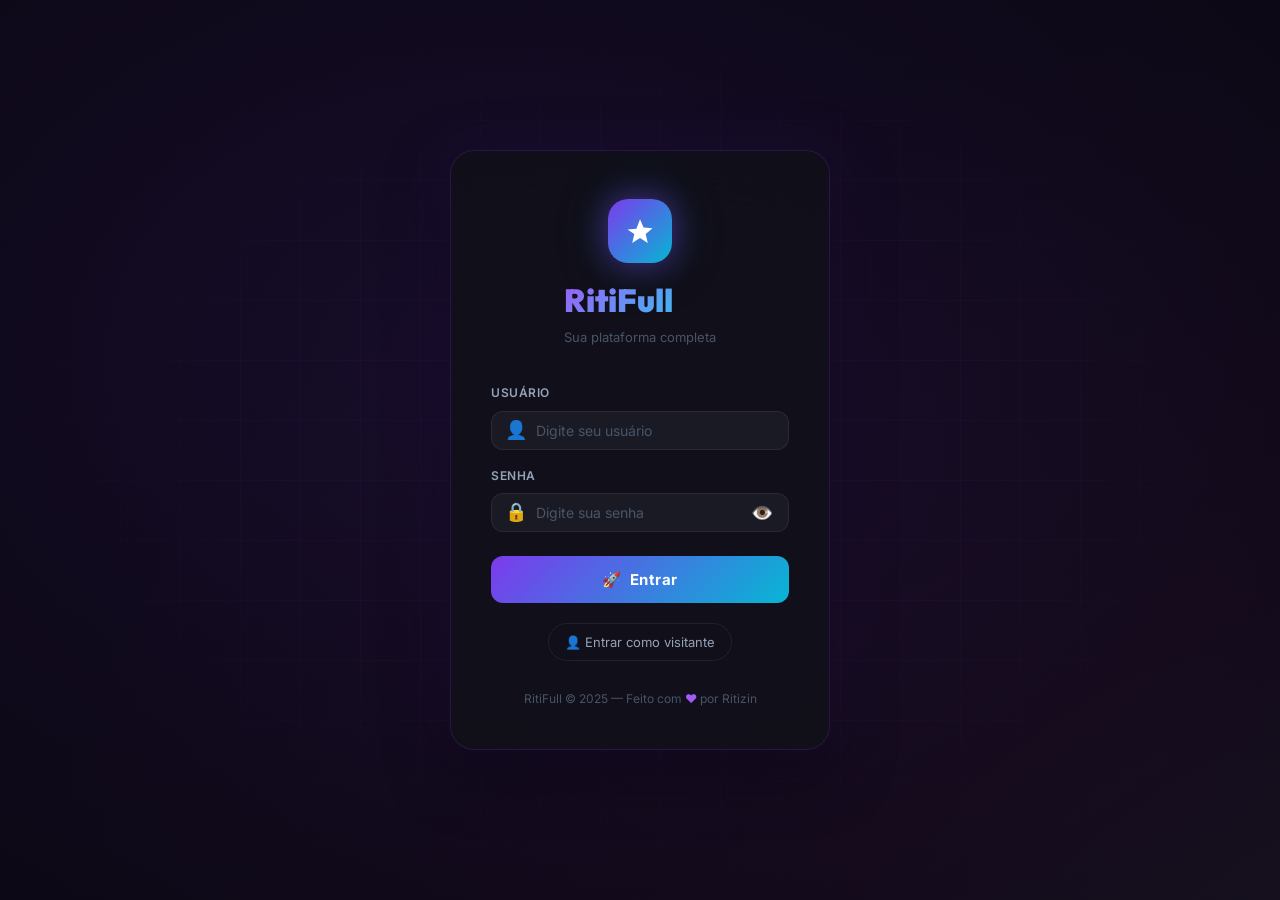
<file: index.html>
<!DOCTYPE html>
<html lang="pt-BR">
<head>
  <meta charset="UTF-8">
  <meta name="viewport" content="width=device-width, initial-scale=1.0">
  <title>RitiFull — Entrar</title>
  <link rel="icon" type="image/svg+xml" href="assets/img/favicon.svg">
  <link rel="icon" type="image/x-icon" href="assets/img/favicon.ico">
  <link rel="apple-touch-icon" href="assets/img/apple-touch-icon.png">
  <meta name="description" content="Entre na plataforma RitiFull — Email, Conversor, IA e muito mais.">
  <link rel="stylesheet" href="assets/css/global.css">
  <style>
    body { display: flex; align-items: center; justify-content: center; min-height: 100vh; overflow: hidden; position: relative; }
    /* Animated mesh background */
    .bg-mesh {
      position: fixed; inset: 0; z-index: 0;
      background: radial-gradient(ellipse at 20% 20%, rgba(124,58,237,0.15) 0%, transparent 50%),
                  radial-gradient(ellipse at 80% 80%, rgba(6,182,212,0.12) 0%, transparent 50%),
                  radial-gradient(ellipse at 50% 50%, rgba(236,72,153,0.05) 0%, transparent 70%),
                  var(--bg-0);
      background-size: 200% 200%;
      animation: gradientShift 8s ease infinite;
    }
    /* Grid lines */
    .bg-grid {
      position: fixed; inset: 0; z-index: 0;
      background-image:
        linear-gradient(rgba(124,58,237,0.05) 1px, transparent 1px),
        linear-gradient(90deg, rgba(124,58,237,0.05) 1px, transparent 1px);
      background-size: 60px 60px;
      mask-image: radial-gradient(ellipse at 50% 50%, black 40%, transparent 80%);
    }
    /* Particles */
    .particles { position: fixed; inset: 0; z-index: 0; overflow: hidden; }
    .particle {
      position: absolute; bottom: -20px;
      width: 4px; height: 4px;
      background: var(--accent-purple);
      border-radius: 50%;
      animation: particleFloat linear infinite;
      opacity: 0;
    }
    /* Login card */
    .login-wrapper { position: relative; z-index: 10; width: 100%; max-width: 420px; padding: 20px; }
    .login-card {
      background: rgba(17,17,24,0.85);
      border: 1px solid rgba(124,58,237,0.2);
      border-radius: var(--radius-xl);
      padding: 48px 40px 40px;
      backdrop-filter: blur(40px);
      box-shadow: 0 0 60px rgba(124,58,237,0.1), 0 20px 60px rgba(0,0,0,0.5);
      animation: fadeIn 0.6s ease;
      animation: borderGlow 4s ease-in-out infinite, fadeIn 0.6s ease;
    }
    .login-logo {
      display: flex; flex-direction: column; align-items: center; gap: 12px;
      margin-bottom: 36px;
    }
    .login-logo-icon {
      width: 64px; height: 64px;
      background: linear-gradient(135deg, var(--accent-purple), var(--accent-cyan));
      border-radius: 20px;
      display: flex; align-items: center; justify-content: center;
      font-size: 30px;
      box-shadow: 0 0 30px rgba(124,58,237,0.5), 0 0 60px rgba(6,182,212,0.2);
      animation: float 3s ease-in-out infinite;
    }
    .login-logo-name {
      font-family: var(--font-display);
      font-size: 32px; font-weight: 900;
      background: linear-gradient(135deg, var(--accent-purple-light), var(--accent-cyan-light));
      -webkit-background-clip: text; -webkit-text-fill-color: transparent; background-clip: text;
    }
    .login-logo-sub { font-size: 13px; color: var(--text-muted); }
    .input-icon-wrapper { position: relative; }
    .input-icon-wrapper .input { padding-left: 44px; }
    .input-icon {
      position: absolute; left: 14px; top: 50%;
      transform: translateY(-50%);
      font-size: 18px; pointer-events: none;
    }
    .login-btn {
      width: 100%;
      padding: 14px;
      background: linear-gradient(135deg, var(--accent-purple), var(--accent-cyan));
      border: none; border-radius: var(--radius-md);
      color: white; font-size: 15px; font-weight: 700;
      cursor: pointer; transition: var(--transition);
      position: relative; overflow: hidden;
      margin-top: 8px;
      letter-spacing: 0.5px;
    }
    .login-btn::before {
      content: ''; position: absolute; top: 0; left: -100%;
      width: 100%; height: 100%;
      background: linear-gradient(90deg, transparent, rgba(255,255,255,0.15), transparent);
      transition: left 0.5s ease;
    }
    .login-btn:hover::before { left: 100%; }
    .login-btn:hover { transform: translateY(-2px); box-shadow: 0 8px 30px rgba(124,58,237,0.5); }
    .login-btn:active { transform: translateY(0); }
    .login-btn-inner { display: flex; align-items: center; justify-content: center; gap: 8px; }
    .error-msg {
      display: none; padding: 12px 16px;
      background: rgba(239,68,68,0.1); border: 1px solid rgba(239,68,68,0.3);
      border-radius: var(--radius-md); color: #f87171;
      font-size: 13px; margin-top: 16px;
    }
    .error-msg.show { display: flex; align-items: center; gap: 8px; animation: fadeIn 0.3s ease; }
    .login-footer { text-align: center; margin-top: 28px; font-size: 12px; color: var(--text-muted); }
    .login-footer span { color: var(--accent-purple-light); }
    /* Success animation */
    .success-ripple {
      position: fixed; inset: 0; z-index: 1000;
      background: radial-gradient(circle at 50% 50%, rgba(124,58,237,0.6) 0%, transparent 70%);
      opacity: 0; pointer-events: none; transition: opacity 0.5s ease;
    }
    .success-ripple.active { opacity: 1; }
  </style>
</head>
<body>
  <div class="bg-mesh"></div>
  <div class="bg-grid"></div>
  <div class="particles" id="particles"></div>
  <div class="success-ripple" id="successRipple"></div>

  <div class="login-wrapper">
    <div class="login-card" id="loginCard">
      <div class="login-logo">
        <div class="login-logo-icon"><img src="assets/img/star-white.svg" alt="" style="width:30px;height:30px"></div>
        <div>
          <div class="login-logo-name">RitiFull</div>
          <div class="login-logo-sub">Sua plataforma completa</div>
        </div>
      </div>

      <form id="loginForm" autocomplete="off">
        <div class="form-group">
          <label class="form-label" for="username">Usuário</label>
          <div class="input-icon-wrapper">
            <span class="input-icon">👤</span>
            <input class="input" type="text" id="username" placeholder="Digite seu usuário" autocomplete="username" required>
          </div>
        </div>
        <div class="form-group">
          <label class="form-label" for="password">Senha</label>
          <div class="input-icon-wrapper" style="position:relative">
            <span class="input-icon">🔒</span>
            <input class="input" type="password" id="password" placeholder="Digite sua senha" autocomplete="current-password" required style="padding-left:44px;padding-right:44px">
            <button type="button" id="togglePwd" style="position:absolute;right:12px;top:50%;transform:translateY(-50%);background:none;border:none;cursor:pointer;color:var(--text-muted);font-size:18px;padding:4px;">👁️</button>
          </div>
        </div>

        <div class="error-msg" id="errorMsg">
          <span>❌</span>
          <span id="errorText">Usuário ou senha inválidos</span>
        </div>

        <button class="login-btn" type="submit" id="loginBtn">
          <div class="login-btn-inner" id="loginBtnInner">
            <span>🚀</span>
            <span>Entrar</span>
          </div>
        </button>
      </form>

      <div style="text-align:center;margin-top:20px">
        <a href="home/" style="font-size:13px;color:var(--text-secondary);text-decoration:none;display:inline-flex;align-items:center;gap:6px;padding:8px 16px;border-radius:var(--radius-full);border:1px solid var(--border);transition:var(--transition)" onmouseover="this.style.borderColor='var(--border-accent)';this.style.color='var(--text-primary)'" onmouseout="this.style.borderColor='var(--border)';this.style.color='var(--text-secondary)'">
          👤 Entrar como visitante
        </a>
      </div>

      <div class="login-footer">
        RitiFull &copy; 2025 — Feito com <span>♥</span> por Ritizin
      </div>
    </div>
  </div>

  <div id="toast-container" class="toast-container"></div>

  <script>
    // === PARTICLES ===
    const pContainer = document.getElementById('particles');
    const colors = ['#7c3aed','#06b6d4','#ec4899','#9f5cf7','#22d3ee'];
    for (let i = 0; i < 25; i++) {
      const p = document.createElement('div');
      p.className = 'particle';
      p.style.left = Math.random() * 100 + '%';
      p.style.width = p.style.height = (Math.random() * 5 + 2) + 'px';
      p.style.background = colors[Math.floor(Math.random() * colors.length)];
      p.style.animationDuration = (Math.random() * 12 + 8) + 's';
      p.style.animationDelay = (Math.random() * 8) + 's';
      p.style.borderRadius = Math.random() > 0.5 ? '50%' : '2px';
      pContainer.appendChild(p);
    }

    // === TOGGLE PASSWORD ===
    document.getElementById('togglePwd').addEventListener('click', function() {
      const pwd = document.getElementById('password');
      if (pwd.type === 'password') { pwd.type = 'text'; this.textContent = '🙈'; }
      else { pwd.type = 'password'; this.textContent = '👁️'; }
    });

    // === LOGIN FORM ===
    const ADMIN_USER = 'Ritizin';
    const ADMIN_PASS = '46616712';

    document.getElementById('loginForm').addEventListener('submit', async function(e) {
      e.preventDefault();
      const user = document.getElementById('username').value.trim();
      const pass = document.getElementById('password').value;
      const btn = document.getElementById('loginBtn');
      const btnInner = document.getElementById('loginBtnInner');
      const errorMsg = document.getElementById('errorMsg');

      errorMsg.classList.remove('show');
      btnInner.innerHTML = '<span class="spinner"></span> Entrando...';
      btn.disabled = true;

      await new Promise(r => setTimeout(r, 900));

      if (user === ADMIN_USER && pass === ADMIN_PASS) {
        localStorage.setItem('ritifull_session', JSON.stringify({
          user: user, role: 'admin', ts: Date.now()
        }));
        btnInner.innerHTML = '<span>✅</span> Bem-vindo, ' + user + '!';
        document.getElementById('successRipple').classList.add('active');
        setTimeout(() => { window.location.href = 'home/'; }, 1000);
      } else {
        btn.disabled = false;
        btnInner.innerHTML = '<span>🚀</span> Entrar';
        errorMsg.classList.add('show');
        document.getElementById('errorText').textContent = 'Usuário ou senha incorretos. Tente novamente.';
        document.getElementById('loginCard').style.animation = 'shake 0.4s ease';
        setTimeout(() => { document.getElementById('loginCard').style.animation = ''; }, 400);
      }
    });

    // Redirect if already logged in
    const session = JSON.parse(localStorage.getItem('ritifull_session') || 'null');
    if (session && (Date.now() - session.ts < 24 * 60 * 60 * 1000)) {
      window.location.href = 'home/';
    }
  </script>
  <style>
    @keyframes shake {
      0%,100% { transform: translateX(0); }
      20% { transform: translateX(-8px); }
      40% { transform: translateX(8px); }
      60% { transform: translateX(-5px); }
      80% { transform: translateX(5px); }
    }
  </style>
</body>
</html>
</file>
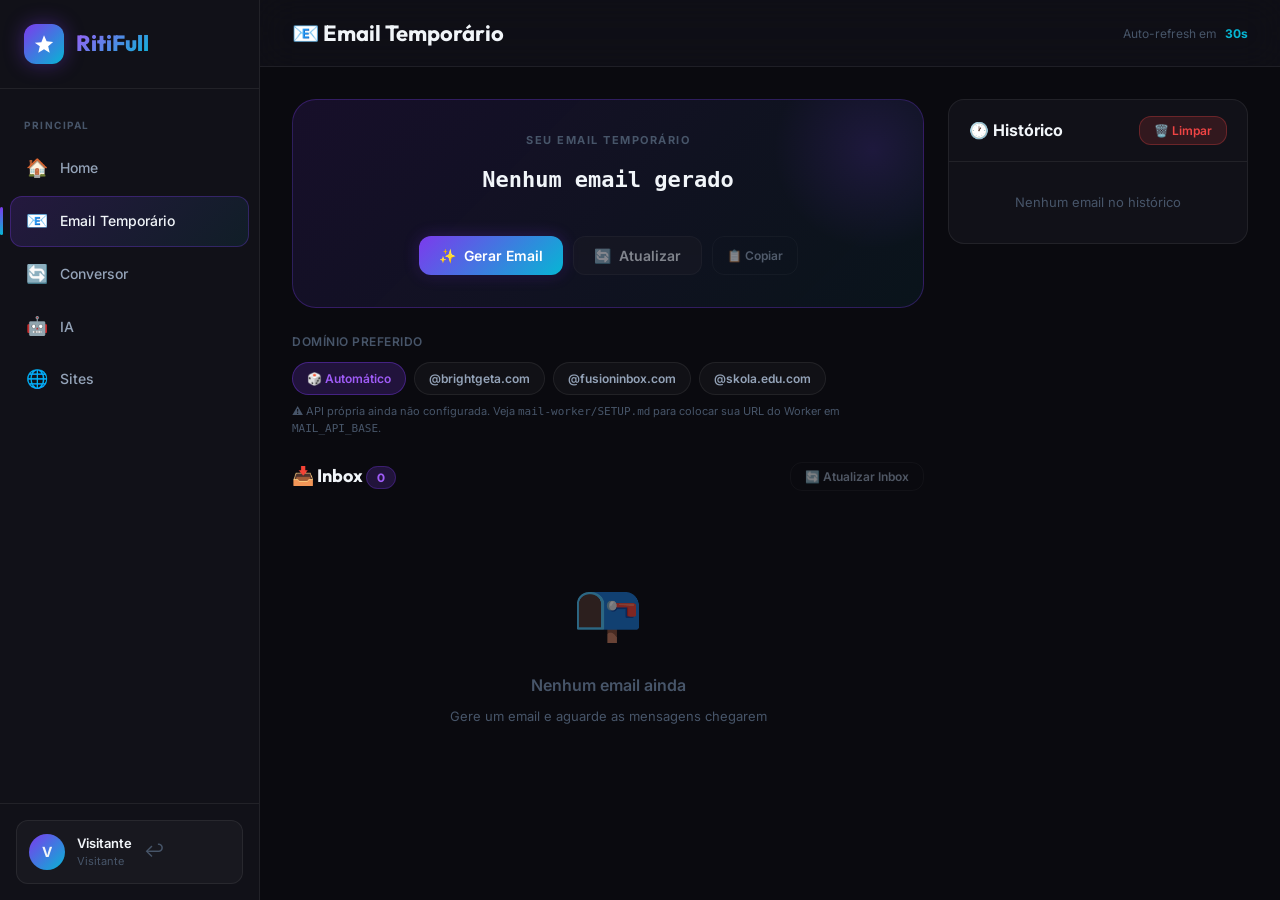
<file: email/index.html>
<!DOCTYPE html>
<html lang="pt-BR">
<head>
  <meta charset="UTF-8">
  <meta name="viewport" content="width=device-width, initial-scale=1.0">
  <title>RitiFull — Email Temporário</title>
  <link rel="icon" type="image/svg+xml" href="../assets/img/favicon.svg">
  <link rel="icon" type="image/x-icon" href="../assets/img/favicon.ico">
  <link rel="apple-touch-icon" href="../assets/img/apple-touch-icon.png">
  <meta name="description" content="Gere emails temporários instantaneamente no RitiFull.">
  <link rel="stylesheet" href="../assets/css/global.css">
  <style>
    /* Email display */
    .email-display-card {
      background: linear-gradient(135deg, rgba(124,58,237,0.12), rgba(6,182,212,0.06));
      border: 1px solid rgba(124,58,237,0.3);
      border-radius: var(--radius-xl);
      padding: 32px;
      text-align: center;
      position: relative;
      overflow: hidden;
      animation: borderGlow 4s ease-in-out infinite;
    }
    .email-display-card::before {
      content: ''; position: absolute;
      top: -50px; right: -50px;
      width: 200px; height: 200px;
      background: radial-gradient(circle, rgba(124,58,237,0.15), transparent 70%);
      pointer-events: none;
    }
    .email-label { font-size: 11px; font-weight: 700; text-transform: uppercase; letter-spacing: 1.5px; color: var(--text-muted); margin-bottom: 12px; }
    .email-address {
      font-family: 'Fira Code', 'Cascadia Code', monospace;
      font-size: 22px; font-weight: 700;
      color: var(--text-primary);
      word-break: break-all;
      margin-bottom: 20px;
      min-height: 30px;
    }
    .email-address.loading { color: var(--text-muted); font-size: 16px; animation: pulse 1.5s ease-in-out infinite; }
    .email-actions { display: flex; gap: 10px; justify-content: center; flex-wrap: wrap; }
    .copy-feedback { font-size: 12px; color: var(--accent-green); margin-top: 8px; opacity: 0; transition: opacity 0.3s ease; }
    .copy-feedback.show { opacity: 1; }
    /* Timer */
    .email-timer { font-size: 12px; color: var(--text-muted); margin-top: 12px; }
    .timer-bar { height: 3px; background: var(--bg-4); border-radius: var(--radius-full); margin-top: 8px; }
    .timer-fill { height: 100%; background: linear-gradient(90deg, var(--accent-purple), var(--accent-cyan)); border-radius: var(--radius-full); transition: width 1s linear; width: 100%; }
    /* Inbox */
    .inbox-header { display: flex; align-items: center; justify-content: space-between; margin-bottom: 16px; flex-wrap: wrap; gap: 10px; }
    .inbox-title { font-family: var(--font-display); font-size: 18px; font-weight: 700; }
    .inbox-badge { background: rgba(124,58,237,0.2); color: var(--accent-purple-light); border: 1px solid rgba(124,58,237,0.3); padding: 3px 10px; border-radius: var(--radius-full); font-size: 12px; font-weight: 700; }
    .inbox-empty {
      text-align: center; padding: 60px 20px;
      color: var(--text-muted);
    }
    .inbox-empty-icon { font-size: 56px; margin-bottom: 16px; opacity: 0.5; }
    .mail-item {
      background: var(--bg-3); border: 1px solid var(--border);
      border-radius: var(--radius-md); padding: 16px 20px;
      margin-bottom: 10px; cursor: pointer;
      transition: var(--transition); animation: fadeIn 0.3s ease;
    }
    .mail-item:hover { border-color: var(--border-accent); background: var(--bg-4); transform: translateX(4px); }
    .mail-item.unread { border-left: 3px solid var(--accent-purple); }
    .mail-from { font-size: 13px; color: var(--text-secondary); margin-bottom: 4px; }
    .mail-subject { font-size: 15px; font-weight: 600; margin-bottom: 4px; }
    .mail-preview { font-size: 12px; color: var(--text-muted); white-space: nowrap; overflow: hidden; text-overflow: ellipsis; }
    .mail-time { font-size: 11px; color: var(--text-muted); white-space: nowrap; }
    /* Message modal */
    .msg-from { font-size: 13px; color: var(--text-secondary); margin-bottom: 8px; }
    .msg-body { background: var(--bg-3); border: 1px solid var(--border); border-radius: var(--radius-md); padding: 20px; margin-top: 16px; max-height: 400px; overflow-y: auto; font-size: 14px; line-height: 1.7; }
    /* History */
    .history-card { background: var(--bg-2); border: 1px solid var(--border); border-radius: var(--radius-lg); }
    .history-header { padding: 16px 20px; border-bottom: 1px solid var(--border); display: flex; align-items: center; justify-content: space-between; }
    .history-title { font-size: 16px; font-weight: 700; }
    .history-item {
      display: flex; align-items: center; gap: 12px;
      padding: 12px 20px; border-bottom: 1px solid var(--border);
      transition: var(--transition); cursor: pointer;
    }
    .history-item:last-child { border-bottom: none; }
    .history-item:hover { background: var(--glass-hover); }
    .history-email { font-family: monospace; font-size: 13px; flex: 1; min-width: 0; overflow: hidden; text-overflow: ellipsis; white-space: nowrap; }
    .history-time { font-size: 11px; color: var(--text-muted); white-space: nowrap; }
    .history-empty { padding: 30px 20px; text-align: center; color: var(--text-muted); font-size: 13px; }
    /* Domain selector */
    .domain-chips { display: flex; gap: 8px; flex-wrap: wrap; }
    .domain-chip {
      padding: 6px 14px; border-radius: var(--radius-full);
      font-size: 12px; font-weight: 600; cursor: pointer;
      border: 1px solid var(--border); background: var(--glass);
      color: var(--text-secondary); transition: var(--transition);
    }
    .domain-chip.active { background: rgba(124,58,237,0.2); color: var(--accent-purple-light); border-color: rgba(124,58,237,0.4); }
    .domain-chip:hover { border-color: var(--border-accent); color: var(--text-primary); }
    /* Auto refresh indicator */
    .auto-refresh-bar { height: 2px; background: var(--bg-4); border-radius: var(--radius-full); overflow: hidden; margin-top: 8px; }
    .auto-refresh-fill { height: 100%; background: var(--accent-cyan); border-radius: var(--radius-full); animation: autoRefillBar 30s linear infinite; transform-origin: left; }
    @keyframes autoRefillBar { from { width: 100%; } to { width: 0%; } }
  </style>
</head>
<body>
<div class="layout">
  <!-- SIDEBAR -->
  <aside class="sidebar" id="sidebar">
    <div class="sidebar-logo">
      <div class="sidebar-logo-icon"><img src="../assets/img/star-white.svg" alt="" style="width:22px;height:22px"></div>
      <span class="sidebar-logo-text">RitiFull</span>
    </div>
    <nav class="sidebar-nav">
      <div class="nav-section-label">Principal</div>
      <a href="../home/" class="nav-item"><span class="nav-item-icon">🏠</span><span>Home</span></a>
      <a href="../email/" class="nav-item active"><span class="nav-item-icon">📧</span><span>Email Temporário</span></a>
      <a href="../converter/" class="nav-item"><span class="nav-item-icon">🔄</span><span>Conversor</span></a>
      <a href="../ia/" class="nav-item"><span class="nav-item-icon">🤖</span><span>IA</span></a>
      <a href="../sites/" class="nav-item"><span class="nav-item-icon">🌐</span><span>Sites</span></a>
      <div class="nav-section-label">Administração</div>
      <a href="../admin/" class="nav-item" id="nav-admin"><span class="nav-item-icon">⚙️</span><span>Admin</span></a>
    </nav>
    <div class="sidebar-footer">
      <div class="user-badge" onclick="logout()">
        <div class="user-avatar" id="userAvatar">R</div>
        <div class="user-info">
          <div class="user-name" id="userName">Ritizin</div>
          <div class="user-role">Administrador</div>
        </div>
        <span style="color:var(--text-muted);font-size:18px">↩</span>
      </div>
    </div>
  </aside>

  <!-- MAIN -->
  <main class="main-content">
    <header class="page-header">
      <div class="flex items-center gap-3">
        <button class="sidebar-toggle" onclick="document.getElementById('sidebar').classList.toggle('open')">☰</button>
        <h1 class="page-title">📧 Email Temporário</h1>
      </div>
      <div class="flex items-center gap-2">
        <div class="flex items-center gap-2" style="font-size:12px;color:var(--text-muted)">
          <span>Auto-refresh em</span>
          <span id="refreshCountdown" style="color:var(--accent-cyan);font-weight:700">30s</span>
        </div>
      </div>
    </header>

    <div class="page-content">
      <div style="display:grid;grid-template-columns:1fr 300px;gap:24px;align-items:start" id="emailLayout">

        <!-- LEFT COLUMN -->
        <div>
          <!-- Email Generator Card -->
          <div class="email-display-card" style="margin-bottom:24px">
            <div class="email-label">Seu email temporário</div>
            <div class="email-address" id="emailDisplay">Nenhum email gerado</div>
            <div class="copy-feedback" id="copyFeedback">✅ Copiado para a área de transferência!</div>
            <div class="email-actions">
              <button class="btn btn-primary" id="generateBtn" onclick="generateEmail()">
                <span>✨</span> Gerar Email
              </button>
              <button class="btn btn-secondary" id="refreshBtn" onclick="refreshInbox()" disabled>
                <span id="refreshIcon">🔄</span> Atualizar
              </button>
              <button class="btn btn-ghost btn-sm" id="copyBtn" onclick="copyEmail()" disabled title="Copiar email">
                📋 Copiar
              </button>
            </div>
            <div class="auto-refresh-bar" id="autoRefreshBar" style="display:none">
              <div class="auto-refresh-fill" id="autoRefreshFill"></div>
            </div>
          </div>

          <!-- Domain Selector -->
          <div style="margin-bottom:24px">
            <div style="font-size:12px;font-weight:600;color:var(--text-muted);text-transform:uppercase;letter-spacing:0.5px;margin-bottom:10px">Domínio preferido</div>
            <div class="domain-chips" id="domainChips">
              <div class="domain-chip active" data-domain="auto">🎲 Automático</div>
              <div class="domain-chip" data-domain="brightgeta.com">@brightgeta.com</div>
              <div class="domain-chip" data-domain="fusioninbox.com">@fusioninbox.com</div>
              <div class="domain-chip" data-domain="skola.edu.com">@skola.edu.com</div>
            </div>
            <div style="font-size:11px;color:var(--text-muted);margin-top:8px" id="apiStatusNote">
              ⭐ API própria (RitiMail) — sem depender de serviços de terceiros.
            </div>
          </div>

          <!-- INBOX -->
          <div>
            <div class="inbox-header">
              <div class="inbox-title">📥 Inbox <span class="inbox-badge" id="msgCount">0</span></div>
              <button class="btn btn-ghost btn-sm" onclick="refreshInbox()" id="refreshInboxBtn" disabled>🔄 Atualizar Inbox</button>
            </div>
            <div id="inboxContainer">
              <div class="inbox-empty">
                <div class="inbox-empty-icon">📭</div>
                <div style="font-size:16px;font-weight:600;margin-bottom:8px">Nenhum email ainda</div>
                <div style="font-size:13px">Gere um email e aguarde as mensagens chegarem</div>
              </div>
            </div>
          </div>
        </div>

        <!-- RIGHT COLUMN: History -->
        <div>
          <div class="history-card">
            <div class="history-header">
              <div class="history-title">🕐 Histórico</div>
              <button class="btn btn-danger btn-sm" onclick="clearHistory()" title="Limpar tudo">🗑️ Limpar</button>
            </div>
            <div id="historyList">
              <div class="history-empty">Nenhum email no histórico</div>
            </div>
          </div>
        </div>
      </div>
    </div>
  </main>
</div>

<!-- Message Modal -->
<div class="modal-overlay" id="msgModal">
  <div class="modal" style="max-width:700px">
    <div class="modal-header">
      <div class="modal-title" id="modalSubject">Assunto</div>
      <button class="btn btn-ghost btn-sm" onclick="closeModal()">✕</button>
    </div>
    <div class="msg-from" id="modalFrom"></div>
    <div style="font-size:12px;color:var(--text-muted);margin-bottom:4px" id="modalTime"></div>
    <div class="msg-body" id="modalBody"></div>
  </div>
</div>

<div class="toast-container" id="toastContainer"></div>

<script>
  // Sessão (opcional — home/email são públicos, só personaliza se houver admin logado)
  const session = JSON.parse(localStorage.getItem('ritifull_session') || 'null');
  const isAdmin = !!(session && session.role === 'admin' && (Date.now() - session.ts < 24*60*60*1000));
  if (isAdmin) {
    document.getElementById('userName').textContent = session.user;
    document.getElementById('userAvatar').textContent = session.user[0].toUpperCase();
  } else {
    document.querySelector('.nav-section-label:last-of-type')?.remove();
    document.getElementById('nav-admin')?.remove();
    document.getElementById('userName').textContent = 'Visitante';
    document.getElementById('userAvatar').textContent = 'V';
    document.querySelector('.user-role').textContent = 'Visitante';
  }

  // === RitiMail: API própria (Cloudflare Worker) ===
  // Depois de fazer o deploy do worker (veja mail-worker/SETUP.md), cole a URL aqui:
  const MAIL_API_BASE = ''; // ex: 'https://ritimail.seu-usuario.workers.dev'

  let currentEmail = null, currentToken = null;
  let autoRefreshInterval = null, countdownInterval = null, countdownValue = 30;
  let selectedDomain = 'auto';
  let availableDomains = [];

  if (!MAIL_API_BASE) {
    document.getElementById('apiStatusNote').innerHTML =
      '⚠️ API própria ainda não configurada. Veja <code>mail-worker/SETUP.md</code> para colocar sua URL do Worker em <code>MAIL_API_BASE</code>.';
  }

  // Domain chips
  document.querySelectorAll('.domain-chip').forEach(chip => {
    chip.addEventListener('click', function() {
      document.querySelectorAll('.domain-chip').forEach(c => c.classList.remove('active'));
      this.classList.add('active');
      selectedDomain = this.dataset.domain;
    });
  });

  // Toast
  function toast(msg, type = 'info') {
    const icons = { success: '✅', error: '❌', info: 'ℹ️', warning: '⚠️' };
    const el = document.createElement('div');
    el.className = `toast toast-${type}`;
    el.innerHTML = `<span>${icons[type]}</span><span>${msg}</span>`;
    document.getElementById('toastContainer').appendChild(el);
    setTimeout(() => el.remove(), 3100);
  }

  // Domínios disponíveis (busca no worker se configurado, senão usa a lista fixa)
  async function fetchDomains() {
    if (!MAIL_API_BASE) { availableDomains = ['brightgeta.com','fusioninbox.com','skola.edu.com']; return availableDomains; }
    try {
      const res = await fetch(`${MAIL_API_BASE}/api/domains`);
      const data = await res.json();
      availableDomains = data.domains || ['brightgeta.com','fusioninbox.com','skola.edu.com'];
      return availableDomains;
    } catch(e) {
      availableDomains = ['brightgeta.com','fusioninbox.com','skola.edu.com'];
      return availableDomains;
    }
  }

  // Generate email — via RitiMail (API própria)
  async function generateEmail() {
    const btn = document.getElementById('generateBtn');
    const display = document.getElementById('emailDisplay');

    if (!MAIL_API_BASE) {
      toast('Configure MAIL_API_BASE (veja mail-worker/SETUP.md) para gerar emails reais.', 'warning');
      return;
    }

    btn.disabled = true;
    btn.innerHTML = '<span class="spinner"></span> Gerando...';
    display.classList.add('loading');
    display.textContent = 'Gerando email...';

    try {
      const body = selectedDomain !== 'auto' ? { domain: selectedDomain } : {};
      const res = await fetch(`${MAIL_API_BASE}/api/generate`, {
        method: 'POST',
        headers: { 'Content-Type': 'application/json' },
        body: JSON.stringify(body)
      });
      if (!res.ok) { const err = await res.json().catch(()=>({})); throw new Error(err.error || 'Erro ao gerar email'); }
      const data = await res.json();

      currentEmail = data.address;
      currentToken = data.token;

      display.classList.remove('loading');
      display.textContent = currentEmail;

      // Enable buttons
      document.getElementById('refreshBtn').disabled = false;
      document.getElementById('copyBtn').disabled = false;
      document.getElementById('refreshInboxBtn').disabled = false;
      document.getElementById('autoRefreshBar').style.display = 'block';

      // Add to history
      addToHistory({ address: currentEmail, token: currentToken, time: Date.now() });

      // Clear inbox
      document.getElementById('inboxContainer').innerHTML = `
        <div class="inbox-empty">
          <div class="inbox-empty-icon">📬</div>
          <div style="font-size:16px;font-weight:600;margin-bottom:8px">Email pronto!</div>
          <div style="font-size:13px">Aguardando mensagens em <strong>${currentEmail}</strong></div>
        </div>`;
      document.getElementById('msgCount').textContent = '0';

      startAutoRefresh();
      toast(`Email gerado: ${currentEmail}`, 'success');
    } catch(e) {
      display.classList.remove('loading');
      display.textContent = 'Erro ao gerar email';
      toast('Erro: ' + e.message, 'error');
    }

    btn.disabled = false;
    btn.innerHTML = '<span>✨</span> Gerar Email';
  }

  // Refresh inbox
  async function refreshInbox() {
    if (!currentToken || !MAIL_API_BASE) return;
    const icon = document.getElementById('refreshIcon');
    icon.style.animation = 'spin 0.7s linear infinite';

    try {
      const res = await fetch(`${MAIL_API_BASE}/api/messages?token=${encodeURIComponent(currentToken)}`);
      const data = await res.json();
      const messages = (data.messages || []).map(m => ({
        id: m.id, from: { address: m.from_addr }, subject: m.subject,
        intro: (m.text_body || '').slice(0, 100), createdAt: m.created_at, seen: !!m.seen
      }));
      renderInbox(messages);
      document.getElementById('msgCount').textContent = messages.length;

      // Reset countdown
      countdownValue = 30;
    } catch(e) {
      toast('Erro ao atualizar inbox', 'error');
    }

    icon.style.animation = '';
    resetAutoRefreshBar();
  }

  function renderInbox(messages) {
    const container = document.getElementById('inboxContainer');
    if (!messages.length) {
      container.innerHTML = `
        <div class="inbox-empty">
          <div class="inbox-empty-icon">📭</div>
          <div style="font-size:16px;font-weight:600;margin-bottom:8px">Caixa vazia</div>
          <div style="font-size:13px">Nenhuma mensagem recebida ainda</div>
        </div>`;
      return;
    }
    container.innerHTML = messages.map(msg => `
      <div class="mail-item ${msg.seen ? '' : 'unread'}" onclick="viewMessage('${msg.id}')">
        <div class="flex justify-between items-start gap-3">
          <div style="flex:1;min-width:0">
            <div class="mail-from">De: ${escapeHtml(msg.from?.address || msg.from || '???')}</div>
            <div class="mail-subject">${msg.seen ? '' : '🔵 '}${escapeHtml(msg.subject || '(Sem assunto)')}</div>
            <div class="mail-preview">${escapeHtml(msg.intro || '...')}</div>
          </div>
          <div class="mail-time">${formatTime(msg.createdAt)}</div>
        </div>
      </div>
    `).join('');
  }

  async function viewMessage(id) {
    try {
      const res = await fetch(`${MAIL_API_BASE}/api/message?token=${encodeURIComponent(currentToken)}&id=${encodeURIComponent(id)}`);
      const { message: msg } = await res.json();
      document.getElementById('modalSubject').textContent = msg.subject || '(Sem assunto)';
      document.getElementById('modalFrom').textContent = `De: ${msg.from_addr || '???'} | Para: ${currentEmail}`;
      document.getElementById('modalTime').textContent = formatTime(msg.created_at);
      const body = document.getElementById('modalBody');
      if (msg.html_body) {
        body.innerHTML = msg.html_body;
      } else {
        body.innerHTML = `<pre style="white-space:pre-wrap;font-family:inherit">${escapeHtml(msg.text_body || '(Sem conteúdo)')}</pre>`;
      }
      document.getElementById('msgModal').classList.add('open');
      // Refresh to mark as read
      setTimeout(refreshInbox, 500);
    } catch(e) {
      toast('Erro ao abrir mensagem', 'error');
    }
  }

  function closeModal() { document.getElementById('msgModal').classList.remove('open'); }
  document.getElementById('msgModal').addEventListener('click', function(e) { if (e.target === this) closeModal(); });

  function copyEmail() {
    if (!currentEmail) return;
    const display = document.getElementById('emailDisplay');
    navigator.clipboard.writeText(display.textContent).then(() => {
      const fb = document.getElementById('copyFeedback');
      fb.classList.add('show');
      setTimeout(() => fb.classList.remove('show'), 2500);
    });
  }

  // Auto refresh
  function startAutoRefresh() {
    clearInterval(autoRefreshInterval);
    clearInterval(countdownInterval);
    countdownValue = 30;

    autoRefreshInterval = setInterval(() => {
      refreshInbox();
    }, 30000);

    countdownInterval = setInterval(() => {
      countdownValue--;
      if (countdownValue < 0) countdownValue = 30;
      document.getElementById('refreshCountdown').textContent = countdownValue + 's';
    }, 1000);
  }

  function resetAutoRefreshBar() {
    const fill = document.getElementById('autoRefreshFill');
    fill.style.animation = 'none';
    fill.offsetHeight; // reflow
    fill.style.animation = '';
  }

  // History
  const HISTORY_KEY = 'ritifull_email_history';

  function loadHistory() { return JSON.parse(localStorage.getItem(HISTORY_KEY) || '[]'); }
  function saveHistory(h) { localStorage.setItem(HISTORY_KEY, JSON.stringify(h.slice(0, 20))); }

  function addToHistory(item) {
    const h = loadHistory();
    // Remove if already exists
    const filtered = h.filter(e => e.address !== item.address);
    filtered.unshift(item);
    saveHistory(filtered.slice(0, 20));
    renderHistory();
  }

  function renderHistory() {
    const h = loadHistory();
    const container = document.getElementById('historyList');
    if (!h.length) {
      container.innerHTML = '<div class="history-empty">Nenhum email no histórico</div>';
      return;
    }
    container.innerHTML = h.map((item, i) => `
      <div class="history-item">
        <span style="font-size:16px">📧</span>
        <span class="history-email" title="${escapeHtml(item.address)}">${escapeHtml(item.address)}</span>
        <span class="history-time">${formatRelTime(item.time)}</span>
        <button class="btn btn-danger btn-sm btn-icon" onclick="removeHistory(${i});event.stopPropagation()" title="Remover">🗑️</button>
      </div>
    `).join('');
  }

  function removeHistory(index) {
    const h = loadHistory();
    h.splice(index, 1);
    saveHistory(h);
    renderHistory();
    toast('Email removido do histórico', 'info');
  }

  function clearHistory() {
    if (!confirm('Limpar todo o histórico?')) return;
    localStorage.removeItem(HISTORY_KEY);
    renderHistory();
    toast('Histórico limpo!', 'success');
  }

  // Helpers
  function escapeHtml(s) {
    if (!s) return '';
    return String(s).replace(/&/g,'&amp;').replace(/</g,'&lt;').replace(/>/g,'&gt;').replace(/"/g,'&quot;');
  }

  function formatTime(iso) {
    if (!iso) return '';
    try {
      return new Date(iso).toLocaleString('pt-BR', {day:'2-digit',month:'2-digit',hour:'2-digit',minute:'2-digit'});
    } catch { return iso; }
  }

  function formatRelTime(ts) {
    const diff = Date.now() - ts;
    if (diff < 60000) return 'agora';
    if (diff < 3600000) return Math.floor(diff/60000) + 'm';
    if (diff < 86400000) return Math.floor(diff/3600000) + 'h';
    return Math.floor(diff/86400000) + 'd';
  }

  function logout() {
    if (confirm('Deseja sair?')) { localStorage.removeItem('ritifull_session'); window.location.href = '../'; }
  }

  // Responsive
  window.addEventListener('resize', () => {
    const layout = document.getElementById('emailLayout');
    if (window.innerWidth < 900) {
      layout.style.gridTemplateColumns = '1fr';
    } else {
      layout.style.gridTemplateColumns = '1fr 300px';
    }
  });
  if (window.innerWidth < 900) document.getElementById('emailLayout').style.gridTemplateColumns = '1fr';

  // Init
  fetchDomains();
  renderHistory();
</script>
</body>
</html>
</file>
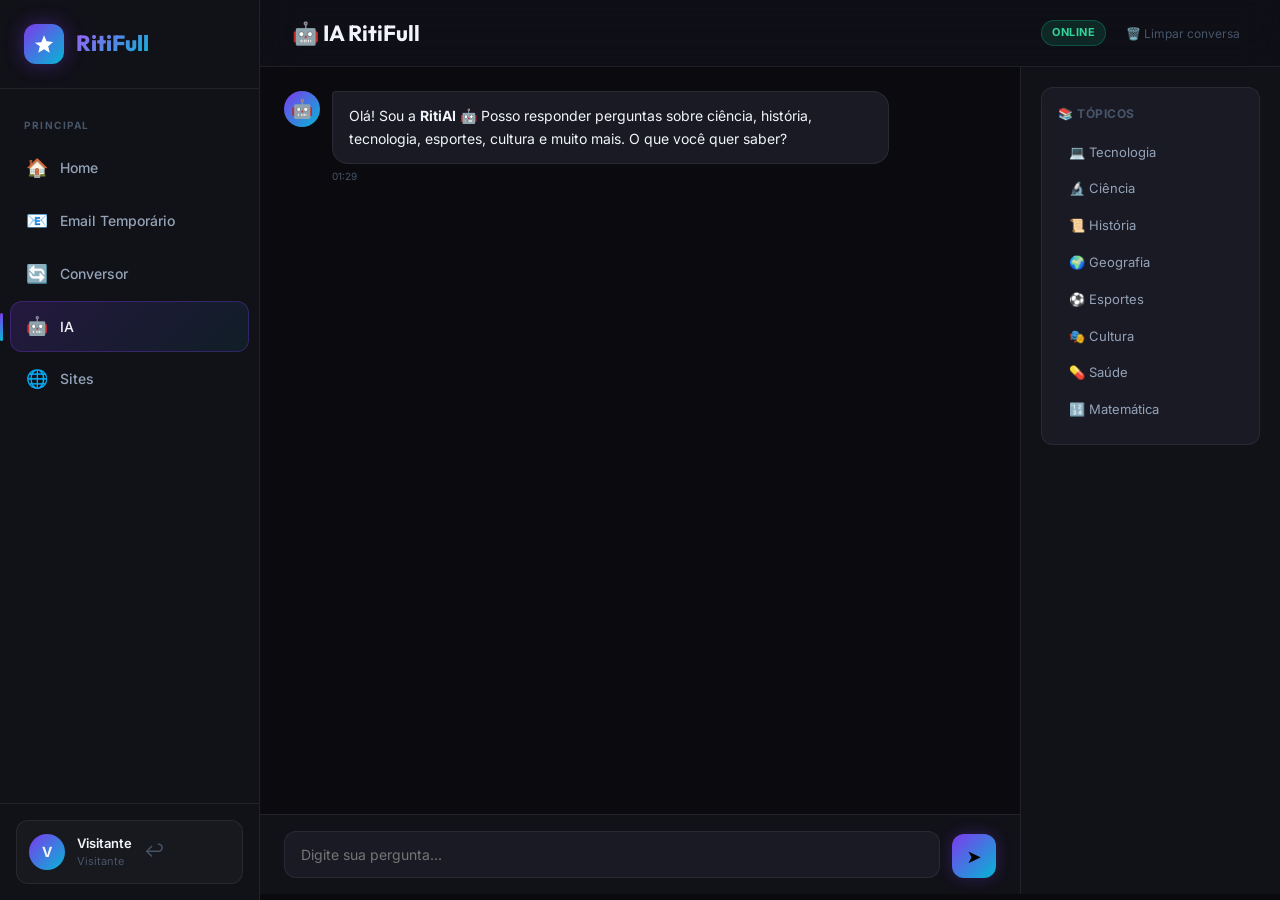
<file: ia/index.html>
<!DOCTYPE html>
<html lang="pt-BR">
<head>
  <meta charset="UTF-8">
  <meta name="viewport" content="width=device-width, initial-scale=1.0">
  <title>RitiFull — IA</title>
  <link rel="icon" type="image/svg+xml" href="../assets/img/favicon.svg">
  <link rel="icon" type="image/x-icon" href="../assets/img/favicon.ico">
  <link rel="apple-touch-icon" href="../assets/img/apple-touch-icon.png">
  <meta name="description" content="Chat com IA embutida no RitiFull.">
  <link rel="stylesheet" href="../assets/css/global.css">
  <style>
    .chat-layout { display: flex; height: calc(100vh - 73px); }
    .chat-main { flex: 1; display: flex; flex-direction: column; overflow: hidden; }
    .chat-messages {
      flex: 1; overflow-y: auto; padding: 24px;
      display: flex; flex-direction: column; gap: 16px;
    }
    .chat-input-area {
      padding: 16px 24px; border-top: 1px solid var(--border);
      background: var(--bg-2); display: flex; gap: 12px; align-items: flex-end;
    }
    .chat-textarea {
      flex: 1; padding: 12px 16px; background: var(--bg-3);
      border: 1px solid var(--border); border-radius: var(--radius-md);
      color: var(--text-primary); font-size: 14px; font-family: var(--font-sans);
      resize: none; outline: none; max-height: 120px; line-height: 1.5;
      transition: var(--transition);
    }
    .chat-textarea:focus { border-color: var(--accent-purple); box-shadow: 0 0 0 3px rgba(124,58,237,0.12); }
    .send-btn {
      width: 44px; height: 44px; border-radius: var(--radius-md);
      background: linear-gradient(135deg, var(--accent-purple), var(--accent-cyan));
      border: none; cursor: pointer; display: flex; align-items: center; justify-content: center;
      font-size: 18px; transition: var(--transition); flex-shrink: 0;
      box-shadow: 0 0 15px rgba(124,58,237,0.3);
    }
    .send-btn:hover { transform: scale(1.08); box-shadow: 0 0 25px rgba(124,58,237,0.5); }
    .send-btn:active { transform: scale(0.96); }
    /* Messages */
    .msg { display: flex; gap: 12px; animation: fadeIn 0.3s ease; max-width: 85%; }
    .msg.user { align-self: flex-end; flex-direction: row-reverse; }
    .msg-avatar {
      width: 36px; height: 36px; border-radius: 50%;
      display: flex; align-items: center; justify-content: center;
      font-size: 18px; flex-shrink: 0;
    }
    .msg.ai .msg-avatar { background: linear-gradient(135deg, var(--accent-purple), var(--accent-cyan)); }
    .msg.user .msg-avatar { background: var(--bg-4); border: 1px solid var(--border); }
    .msg-bubble {
      padding: 12px 16px; border-radius: 16px;
      font-size: 14px; line-height: 1.65; max-width: 100%;
    }
    .msg.ai .msg-bubble {
      background: var(--bg-3); border: 1px solid var(--border);
      border-top-left-radius: 4px;
      color: var(--text-primary);
    }
    .msg.user .msg-bubble {
      background: linear-gradient(135deg, rgba(124,58,237,0.25), rgba(6,182,212,0.15));
      border: 1px solid rgba(124,58,237,0.3);
      border-top-right-radius: 4px;
      color: var(--text-primary);
    }
    .msg-time { font-size: 10px; color: var(--text-muted); margin-top: 4px; }
    .msg.user .msg-time { text-align: right; }
    /* Typing indicator */
    .typing-dots { display: flex; gap: 4px; padding: 8px 4px; }
    .typing-dot { width: 8px; height: 8px; border-radius: 50%; background: var(--accent-purple); animation: typingBounce 1.2s ease-in-out infinite; }
    .typing-dot:nth-child(2) { animation-delay: 0.2s; }
    .typing-dot:nth-child(3) { animation-delay: 0.4s; }
    @keyframes typingBounce { 0%,60%,100% { transform: translateY(0); opacity: 0.5; } 30% { transform: translateY(-6px); opacity: 1; } }
    /* Sidebar info */
    .ai-sidebar {
      width: 260px; border-left: 1px solid var(--border);
      background: var(--bg-2); padding: 20px;
      overflow-y: auto; flex-shrink: 0;
    }
    .ai-info-card {
      background: var(--bg-3); border: 1px solid var(--border);
      border-radius: var(--radius-md); padding: 16px; margin-bottom: 16px;
    }
    .ai-info-title { font-size: 12px; font-weight: 700; color: var(--text-muted); text-transform: uppercase; letter-spacing: 0.5px; margin-bottom: 10px; }
    .ai-topic {
      display: flex; align-items: center; gap: 8px;
      padding: 7px 10px; border-radius: var(--radius-sm);
      font-size: 13px; color: var(--text-secondary); cursor: pointer;
      transition: var(--transition); border: 1px solid transparent;
    }
    .ai-topic:hover { background: var(--glass-hover); color: var(--text-primary); border-color: var(--border); }
    .suggestion-chip {
      display: inline-block; padding: 5px 12px;
      background: var(--glass); border: 1px solid var(--border);
      border-radius: var(--radius-full); font-size: 12px;
      color: var(--text-secondary); cursor: pointer;
      transition: var(--transition); margin: 3px; white-space: nowrap;
    }
    .suggestion-chip:hover { background: rgba(124,58,237,0.15); color: var(--accent-purple-light); border-color: rgba(124,58,237,0.3); }
    .welcome-msg {
      text-align: center; padding: 40px 20px;
      color: var(--text-secondary);
    }
    .welcome-msg .ai-icon { font-size: 64px; margin-bottom: 16px; animation: float 3s ease-in-out infinite; }
    .welcome-msg h2 { font-size: 24px; font-weight: 800; margin-bottom: 8px; }
    .clear-btn { font-size: 12px; color: var(--text-muted); background: none; border: none; cursor: pointer; padding: 4px 8px; border-radius: var(--radius-sm); transition: var(--transition); }
    .clear-btn:hover { background: var(--glass-hover); color: var(--text-primary); }
  </style>
</head>
<body>
<div class="layout">
  <!-- SIDEBAR -->
  <aside class="sidebar" id="sidebar">
    <div class="sidebar-logo">
      <div class="sidebar-logo-icon"><img src="../assets/img/star-white.svg" alt="" style="width:22px;height:22px"></div>
      <span class="sidebar-logo-text">RitiFull</span>
    </div>
    <nav class="sidebar-nav">
      <div class="nav-section-label">Principal</div>
      <a href="../home/" class="nav-item"><span class="nav-item-icon">🏠</span><span>Home</span></a>
      <a href="../email/" class="nav-item"><span class="nav-item-icon">📧</span><span>Email Temporário</span></a>
      <a href="../converter/" class="nav-item"><span class="nav-item-icon">🔄</span><span>Conversor</span></a>
      <a href="../ia/" class="nav-item active"><span class="nav-item-icon">🤖</span><span>IA</span></a>
      <a href="../sites/" class="nav-item"><span class="nav-item-icon">🌐</span><span>Sites</span></a>
      <div class="nav-section-label">Administração</div>
      <a href="../admin/" class="nav-item" id="nav-admin"><span class="nav-item-icon">⚙️</span><span>Admin</span></a>
    </nav>
    <div class="sidebar-footer">
      <div class="user-badge" onclick="logout()">
        <div class="user-avatar" id="userAvatar">R</div>
        <div class="user-info"><div class="user-name" id="userName">Ritizin</div><div class="user-role">Administrador</div></div>
        <span style="color:var(--text-muted);font-size:18px">↩</span>
      </div>
    </div>
  </aside>

  <!-- MAIN -->
  <main class="main-content" style="overflow:hidden">
    <header class="page-header">
      <div class="flex items-center gap-3">
        <button class="sidebar-toggle" onclick="document.getElementById('sidebar').classList.toggle('open')">☰</button>
        <h1 class="page-title">🤖 IA RitiFull</h1>
      </div>
      <div class="flex items-center gap-3">
        <span class="badge badge-green">Online</span>
        <button class="clear-btn" onclick="clearChat()">🗑️ Limpar conversa</button>
      </div>
    </header>

    <div class="chat-layout">
      <!-- CHAT AREA -->
      <div class="chat-main">
        <div class="chat-messages" id="chatMessages">
          <div class="welcome-msg" id="welcomeMsg">
            <div class="ai-icon">🤖</div>
            <h2 class="text-gradient">Olá! Sou a IA RitiFull</h2>
            <p style="max-width:400px;margin:0 auto 20px;font-size:14px">Posso responder perguntas sobre ciência, história, tecnologia, cultura, esportes e muito mais. Como posso te ajudar?</p>
            <div style="display:flex;flex-wrap:wrap;gap:8px;justify-content:center">
              <span class="suggestion-chip" onclick="sendSuggestion(this.textContent)">🌍 O que é a Terra?</span>
              <span class="suggestion-chip" onclick="sendSuggestion(this.textContent)">⚡ O que é eletricidade?</span>
              <span class="suggestion-chip" onclick="sendSuggestion(this.textContent)">🤖 O que é inteligência artificial?</span>
              <span class="suggestion-chip" onclick="sendSuggestion(this.textContent)">🚀 Como funciona um foguete?</span>
              <span class="suggestion-chip" onclick="sendSuggestion(this.textContent)">🧬 O que é DNA?</span>
              <span class="suggestion-chip" onclick="sendSuggestion(this.textContent)">📱 Quem inventou o iPhone?</span>
            </div>
          </div>
        </div>
        <div class="chat-input-area">
          <textarea class="chat-textarea" id="chatInput" placeholder="Digite sua pergunta..." rows="1" onkeydown="handleKey(event)" oninput="autoResize(this)"></textarea>
          <button class="send-btn" onclick="sendMessage()" title="Enviar">➤</button>
        </div>
      </div>

      <!-- AI SIDEBAR -->
      <div class="ai-sidebar" id="aiSidebar" style="display:none">
        <div class="ai-info-card">
          <div class="ai-info-title">📚 Tópicos</div>
          <div class="ai-topic" onclick="sendSuggestion('Fale sobre tecnologia')">💻 Tecnologia</div>
          <div class="ai-topic" onclick="sendSuggestion('Fale sobre ciência')">🔬 Ciência</div>
          <div class="ai-topic" onclick="sendSuggestion('Fale sobre história')">📜 História</div>
          <div class="ai-topic" onclick="sendSuggestion('Fale sobre geografia')">🌍 Geografia</div>
          <div class="ai-topic" onclick="sendSuggestion('Fale sobre esportes')">⚽ Esportes</div>
          <div class="ai-topic" onclick="sendSuggestion('Fale sobre cultura')">🎭 Cultura</div>
          <div class="ai-topic" onclick="sendSuggestion('Fale sobre saúde')">💊 Saúde</div>
          <div class="ai-topic" onclick="sendSuggestion('Fale sobre matemática')">🔢 Matemática</div>
        </div>
      </div>
    </div>
  </main>
</div>

<div class="toast-container" id="toastContainer"></div>

<script>
  // Página pública — login só é exigido em /admin/
  const session = JSON.parse(localStorage.getItem('ritifull_session') || 'null');
  const isAdmin = !!(session && session.role === 'admin' && (Date.now() - session.ts < 24*60*60*1000));
  if (isAdmin) {
    document.getElementById('userName').textContent = session.user;
    document.getElementById('userAvatar').textContent = session.user[0].toUpperCase();
  } else {
    document.getElementById('userName').textContent = 'Visitante';
    document.getElementById('userAvatar').textContent = 'V';
    const roleEl = document.querySelector('.user-role'); if (roleEl) roleEl.textContent = 'Visitante';
    const navAdmin = document.getElementById('nav-admin'); if (navAdmin) navAdmin.remove();
    const labels = document.querySelectorAll('.nav-section-label'); if (labels[1]) labels[1].remove();
  }
  function logout() { if (confirm('Deseja sair?')) { localStorage.removeItem('ritifull_session'); window.location.href = '../'; } }

  // ============================================
  // RITI AI ENGINE — Knowledge Base
  // ============================================
  const AI = {
    name: 'RitiAI',
    context: [],
    
    knowledge: [
      // SAUDAÇÕES
      { p: ['oi','ola','olá','hey','hi','hello','bom dia','boa tarde','boa noite','e ai','eai','opa','salve'], r: ['Olá! 👋 Como posso te ajudar hoje?', 'Oi! Estou pronto para responder suas perguntas. O que você quer saber?', 'Hey! 😊 Pode perguntar à vontade!', 'Olá! Bem-vindo! Em que posso ajudar?'] },
      { p: ['tudo bem','tudo bom','como vai','como você está','como ta'], r: ['Estou ótimo, obrigado por perguntar! 😄 E você? Em que posso te ajudar?', 'Tudo funcionando perfeitamente! 🤖 O que você precisa saber?'] },
      { p: ['obrigado','obrigada','valeu','vlw','thanks','ty'], r: ['De nada! 😊 Fico feliz em ajudar! Tem mais alguma dúvida?', 'Disponha! Se tiver mais perguntas, é só perguntar! 🌟', 'Por nada! É para isso que estou aqui! 🤖'] },
      { p: ['tchau','xau','até mais','bye','adeus','flw','falou'], r: ['Até logo! 👋 Foi um prazer conversar com você!', 'Tchau! Volte sempre que precisar! 😊', 'Até mais! 🌟'] },
      
      // QUEM É VOCÊ
      { p: ['quem é você','o que você é','você é uma ia','você é robô','como você funciona','o que voce faz','quem te criou','qual seu nome','seu nome'], r: ['Sou a RitiAI, a inteligência artificial embutida no RitiFull! 🤖 Fui criada para responder perguntas sobre ciência, história, tecnologia, cultura e muito mais. Sou uma IA baseada em regras, sem conexão com a internet.', 'Me chamo RitiAI! Sou a IA do RitiFull 🤖. Posso conversar sobre praticamente qualquer assunto — ciência, história, tecnologia, esportes, cultura pop, e muito mais!'] },
      { p: ['o que você sabe','o que sabe','o que pode','capacidades','habilidades'], r: ['Sei sobre: 🔬 Ciência, 💻 Tecnologia, 📜 História, 🌍 Geografia, ⚽ Esportes, 🎬 Cultura pop, 🧬 Biologia, 🚀 Espaço, 🔢 Matemática, 💊 Saúde, 🎵 Música, 🍕 Gastronomia e muito mais! Pode perguntar!'] },
      
      // TECNOLOGIA
      { p: ['o que é inteligência artificial','ia','inteligencia artificial','machine learning','aprendizado de maquina'], r: ['A Inteligência Artificial (IA) é a simulação de processos de inteligência humana por sistemas computacionais. 🤖 Inclui aprendizado (Machine Learning), raciocínio e autocorreção. O Machine Learning é uma subárea da IA onde máquinas aprendem com dados sem serem explicitamente programadas. Exemplos: reconhecimento facial, carros autônomos, assistentes virtuais como Siri e Google Assistant.'] },
      { p: ['o que é programação','programar','linguagem de programação','código','programação'], r: ['Programação é o processo de criar instruções para computadores executarem tarefas. 💻 Existem centenas de linguagens de programação: Python (ciência de dados, IA), JavaScript (web), Java (apps Android), C++ (jogos, sistemas), Swift (iOS), entre outras. A programação é base de toda a tecnologia moderna!'] },
      { p: ['o que é python','python'], r: ['Python é uma linguagem de programação de alto nível criada por Guido van Rossum em 1991. 🐍 É conhecida por sua sintaxe simples e legível. É muito usada em: Ciência de Dados, Machine Learning, Desenvolvimento Web (Django, Flask), Automação e Scripts. É uma das linguagens mais populares do mundo!'] },
      { p: ['o que é javascript','javascript','js'], r: ['JavaScript (JS) é a linguagem de programação da web! 🌐 Criada em 1995 por Brendan Eich. É executada no navegador e no servidor (Node.js). Permite criar sites dinâmicos e interativos. É a linguagem mais usada no mundo segundo pesquisas do Stack Overflow.'] },
      { p: ['o que é internet','internet','www','world wide web'], r: ['A Internet é uma rede global de computadores interconectados que se comunicam por protocolos padronizados (TCP/IP). 🌐 Foi criada nos anos 1960 como ARPANET (projeto militar dos EUA). A World Wide Web (WWW) foi inventada por Tim Berners-Lee em 1989, permitindo compartilhamento de documentos com hiperlinks. Hoje conecta bilhões de pessoas!'] },
      { p: ['o que é blockchain','blockchain','bitcoin','criptomoeda','crypto'], r: ['Blockchain é uma tecnologia de registro distribuído onde transações são armazenadas em blocos encadeados e verificados por consenso. ⛓️ O Bitcoin foi a primeira criptomoeda, criada em 2009 por "Satoshi Nakamoto" (identidade desconhecida). Ethereum introduziu contratos inteligentes. As criptomoedas usam criptografia para segurança.'] },
      { p: ['quem inventou o iphone','iphone','apple','steve jobs'], r: ['O iPhone foi apresentado por Steve Jobs em 9 de janeiro de 2007! 📱 Foi revolucionário por combinar telefone, iPod e internet em um único dispositivo. A Apple foi cofundada por Steve Jobs, Steve Wozniak e Ronald Wayne em 1976. Steve Jobs é considerado um dos maiores visionários da tecnologia moderna.'] },
      { p: ['o que é nft','nft'], r: ['NFT (Non-Fungible Token) é um ativo digital único registrado em blockchain. 🎨 Diferente do Bitcoin, cada NFT é único e não pode ser substituído por outro idêntico. São muito usados para arte digital, música, itens de jogos e colecionáveis. Ficaram muito populares entre 2020-2022.'] },
      { p: ['o que é computador','computador','computação'], r: ['Um computador é uma máquina eletrônica que processa dados seguindo instruções (programas). 💻 O primeiro computador eletrônico foi o ENIAC (1945), pesava 27 toneladas! Os componentes básicos são: CPU (processador), RAM (memória), HD/SSD (armazenamento) e periféricos de entrada/saída. Hoje cabem no bolso como smartphones!'] },
      
      // CIÊNCIA
      { p: ['o que é dna','dna','genoma','gene','genética'], r: ['O DNA (Ácido Desoxirribonucleico) é a molécula que carrega as instruções genéticas de todos os seres vivos! 🧬 Tem a estrutura de dupla hélice, descoberta por Watson e Crick em 1953. Os genes são segmentos de DNA que codificam proteínas. O genoma humano tem cerca de 3 bilhões de pares de bases e ~20.000 genes.'] },
      { p: ['o que é átomo','átomo','atomo','elétron','próton','nêutron'], r: ['O átomo é a menor unidade de matéria que mantém as propriedades de um elemento químico. ⚛️ É composto por: Prótons e Nêutrons (no núcleo) e Elétrons (orbitando o núcleo). O modelo atômico moderno foi desenvolvido por vários cientistas — Thomson, Rutherford, Bohr e a mecânica quântica. O átomo é 99,9% espaço vazio!'] },
      { p: ['o que é gravidade','gravidade','força gravitacional','newton'], r: ['A gravidade é uma força fundamental da natureza que atrai corpos com massa entre si. 🍎 Isaac Newton formulou a Lei da Gravitação Universal em 1687, inspirado (segundo a lenda) por uma maçã caindo. Albert Einstein reformulou o conceito em 1915 com a Relatividade Geral, descrevendo a gravidade como curvatura do espaço-tempo. Na Terra, a aceleração gravitacional é ~9,8 m/s².'] },
      { p: ['o que é luz','luz','velocidade da luz','fotôn','fóton'], r: ['A luz é uma forma de radiação eletromagnética visível ao olho humano. 💡 Viaja a ~300.000 km/s no vácuo — a velocidade mais rápida do universo! É formada por fótons (partículas sem massa). A luz branca é composta por todas as cores do espectro visível (ROYGBIV). Einstein mostrou que nada com massa pode atingir a velocidade da luz.'] },
      { p: ['o que é evolução','evolução','darwin','seleção natural','charles darwin'], r: ['A Teoria da Evolução foi formulada por Charles Darwin em 1859 no livro "A Origem das Espécies". 🦎 A evolução ocorre pela seleção natural: organismos mais adaptados sobrevivem e reproduzem mais. Os humanos e chimpanzés compartilham ~98,7% do DNA. A evolução é um dos pilares da biologia moderna!'] },
      { p: ['o que é célula','célula','biologia','organismo'], r: ['A célula é a unidade básica da vida! 🔬 Existem dois tipos: Procariontes (sem núcleo definido, como bactérias) e Eucariontes (com núcleo, como células humanas). O corpo humano tem cerca de 37 trilhões de células. Robert Hooke foi o primeiro a observar células, em 1665, usando um microscópio rudimentar.'] },
      { p: ['o que é fotossíntese','fotossíntese'], r: ['A fotossíntese é o processo pelo qual plantas, algas e algumas bactérias convertem luz solar em energia química. 🌿 Fórmula: 6CO₂ + 6H₂O + luz → C₆H₁₂O₆ + 6O₂. Produz o oxigênio que respiramos e é base de toda a cadeia alimentar. Ocorre nos cloroplastos, organelas que contêm a clorofila (pigmento verde).'] },
      { p: ['o que é relatividade','einstein','teoria da relatividade','e=mc2','e=mc²'], r: ['A Teoria da Relatividade foi desenvolvida por Albert Einstein. ⚡ A Relatividade Especial (1905) introduziu a famosa equação E=mc², mostrando que massa e energia são equivalentes. A Relatividade Geral (1915) descreveu a gravidade como curvatura do espaço-tempo. Predições confirmadas: dilatação do tempo, buracos negros e ondas gravitacionais!'] },
      
      // ESPAÇO
      { p: ['o que é buraco negro','buraco negro','black hole'], r: ['Um buraco negro é uma região do espaço com gravidade tão intensa que nem a luz consegue escapar. 🕳️ Formam-se quando estrelas massivas morrem (supernovas) e colapsam. A fronteira é chamada de "horizonte de eventos". Em 2019, o Telescópio Event Horizon capturou a primeira imagem de um buraco negro (M87*, a 55 milhões de anos-luz). No centro da Via Láctea está Sagittarius A*.'] },
      { p: ['o que é sol','sol','estrela','sistema solar'], r: ['O Sol é a estrela central do nosso sistema solar. ☀️ Tem ~4,6 bilhões de anos e viverá por mais ~5 bilhões. Diâmetro: 1,39 milhões de km (109× a Terra). É composto de 73% hidrogênio, 25% hélio. A energia vem de fusão nuclear no núcleo (15 milhões °C). A luz leva ~8 minutos para chegar à Terra.'] },
      { p: ['o que é lua','lua'], r: ['A Lua é o único satélite natural da Terra! 🌕 Distância média: 384.400 km. Diâmetro: 3.474 km. Foi formada há ~4,5 bilhões de anos, provavelmente após um impacto gigante. Neil Armstrong e Buzz Aldrin foram os primeiros humanos na Lua (Apollo 11, 1969). A Lua influencia as marés terrestres por gravidade.'] },
      { p: ['o que é marte','marte','vida em marte','planeta vermelho'], r: ['Marte é o 4º planeta do sistema solar e o mais parecido com a Terra! 🔴 Chamado "Planeta Vermelho" por causa do óxido de ferro na superfície. Tem o maior vulcão do sistema solar (Olympus Mons, 21,9 km de altitude). O rover Perseverance da NASA explora Marte buscando sinais de vida passada. Há planos para missão humana nos anos 2030.'] },
      { p: ['universo','big bang','expansão do universo'], r: ['O universo surgiu há ~13,8 bilhões de anos com o Big Bang! 🌌 Desde então, expande-se continuamente (acelerado pela energia escura). Contém ~2 trilhões de galáxias. A Via Láctea tem ~400 bilhões de estrelas. A matéria visível é apenas 5% do universo — o restante é matéria escura (27%) e energia escura (68%).'] },
      
      // HISTÓRIA
      { p: ['quem foi napoleão','napoleão','napoleon'], r: ['Napoleão Bonaparte (1769-1821) foi um general e imperador francês. ⚔️ Nasceu na Córsega e ascendeu durante a Revolução Francesa. Foi coroado Imperador em 1804. Conquistou grande parte da Europa. Sua derrota na Batalha de Waterloo (1815) encerrou seu reinado. Reformulou o sistema jurídico com o Código Napoleônico, ainda influente hoje.'] },
      { p: ['segunda guerra','segunda guerra mundial','2a guerra','ww2','adolf hitler','holocausto','nazismo'], r: ['A Segunda Guerra Mundial (1939-1945) foi o maior conflito da história, envolvendo a maioria das nações do mundo. 🌍 Causou ~70-85 milhões de mortes. O Holocausto resultou no extermínio de ~6 milhões de judeus pelo regime nazista de Hitler. Terminou com a derrota da Alemanha (maio 1945) e do Japão (agosto 1945), após as bombas atômicas em Hiroshima e Nagasaki.'] },
      { p: ['revolução francesa','revolução industrial'], r: ['A Revolução Francesa (1789-1799) foi um período de radicalismo político que derrubou a monarquia e estabeleceu valores de liberdade, igualdade e fraternidade. 🗽 A Revolução Industrial (1760-1840), iniciada na Inglaterra, transformou a produção artesanal em produção mecânica em massa, criando o capitalismo industrial moderno.'] },
      { p: ['quem foi cleopatra','cleopatra','egito antigo','faraó'], r: ['Cleópatra VII (69-30 a.C.) foi a última rainha do Egito ptolemaico. 👑 Era inteligente e poliglota (falava 9 idiomas). Teve romances políticos com Júlio César e Marco Antônio. Suicidou-se após a conquista romana do Egito. O Egito Antigo durou ~3.000 anos, criou as pirâmides e desenvolveu escrita hieroglífica.'] },
      { p: ['segunda guerra','história do brasil','brazil','independência do brasil'], r: ['O Brasil foi colonizado por Portugal a partir de 1500 (Pedro Álvares Cabral). 🇧🇷 A independência foi proclamada por Dom Pedro I em 7 de setembro de 1822. Foi o único país da América do Sul colonizado por Portugal. A abolição da escravidão ocorreu em 1888 (Lei Áurea). A República foi proclamada em 1889.'] },
      
      // GEOGRAFIA
      { p: ['maior país do mundo','russia','brasil maior país'], r: ['A Rússia é o maior país do mundo por área: 17,1 milhões de km². 🗺️ O Brasil é o 5º maior com 8,5 milhões de km² e o maior da América do Sul. O menor país do mundo é o Vaticano, com apenas 0,44 km². A China e Índia são os países mais populosos (cada um com mais de 1,4 bilhão de habitantes).'] },
      { p: ['capital do brasil','capital','brasília'], r: ['A capital do Brasil é Brasília. 🏛️ Foi inaugurada em 21 de abril de 1960 pelo presidente Juscelino Kubitschek. Antes disso, a capital era Rio de Janeiro. Foi construída do zero no Planalto Central com planejamento de Lúcio Costa e arquitetura de Oscar Niemeyer. É Patrimônio Cultural da Humanidade pela UNESCO.'] },
      { p: ['continentes','continente','africa','asia','europa','america','oceania'], r: ['A Terra tem 7 continentes: 🌍 Ásia (maior, 44,5 milhões km²), África (2°), América do Norte, América do Sul, Antártida, Europa e Oceania. A Ásia tem a maior população (60% da humanidade). A África é o berço da humanidade (primeiros Homo sapiens surgiram lá). A Antártida não tem população permanente.'] },
      { p: ['rio amazônico','rio amazonas','amazonia','floresta amazônica'], r: ['O Rio Amazonas é o maior rio do mundo em volume de água, responsável por ~20% de toda a água doce que chega aos oceanos! 🌊 Nasce nos Andes peruanos e deságua no Atlântico. A Floresta Amazônica é o maior bioma florestal tropical do mundo (5,5 milhões de km²) e produz ~20% do oxigênio terrestre.'] },
      
      // CULTURA E ENTRETENIMENTO
      { p: ['harry potter','hogwarts','j.k. rowling'], r: ['Harry Potter é a série de livros criada pela autora britânica J.K. Rowling! ⚡ Conta a história de um jovem bruxo que descobriu seus poderes aos 11 anos. A série tem 7 livros, vendeu +500 milhões de cópias e foi traduzida para 80 idiomas. Os filmes arrecadaram +$7,7 bilhões. Hogwarts é a escola de magia e bruxaria!'] },
      { p: ['o que é anime','anime','mangá','manga','otaku'], r: ['Anime é uma animação japonesa! 🎌 Originou-se do mangá (quadrinhos japoneses). O Japão é o maior produtor mundial. Os primeiros animes modernos surgiram nos anos 1960. Títulos icônicos: Dragon Ball, Naruto, One Piece, Attack on Titan, Demon Slayer. "Otaku" é o termo para fã entusiasta de anime/mangá no Japão.'] },
      { p: ['michael jackson','rei do pop','thriller'], r: ['Michael Jackson (1958-2009) foi o "Rei do Pop"! 🎤 Seu álbum "Thriller" (1982) é o mais vendido da história: +66 milhões de cópias. Revolucionou o videoclipe e inventou o moonwalk. Ganhou 13 Grammys. É considerado um dos maiores artistas de todos os tempos.'] },
      { p: ['beatles','rock','elvis'], r: ['Os Beatles foram uma banda de rock britânica formada em Liverpool (1960). 🎸 John Lennon, Paul McCartney, George Harrison e Ringo Starr. São o grupo musical mais bem-sucedido da história. Lançaram hits atemporais como "Hey Jude", "Let It Be", "Yesterday". Elvis Presley (1935-1977) foi o "Rei do Rock and Roll".'] },
      { p: ['netflix','streaming','serie','série','filme'], r: ['O streaming revolucionou o entretenimento! 📺 Netflix foi fundada em 1997 como serviço de aluguel de DVDs, migrou para streaming em 2007. Hoje tem +250 milhões de assinantes globais. Concorrentes: Disney+, HBO Max, Amazon Prime, Apple TV+. As séries originais como "Stranger Things" e "The Crown" transformaram a indústria.'] },
      
      // ESPORTES
      { p: ['futebol','copa do mundo','fifa','brasil futebol'], r: ['O futebol é o esporte mais popular do mundo! ⚽ A Copa do Mundo FIFA é o maior evento esportivo global. O Brasil é pentacampeão (1958, 1962, 1970, 1994, 2002) — mais títulos da história! Pelé é considerado o maior jogador de todos os tempos, marcou 1.281 gols na carreira. Lionel Messi e Cristiano Ronaldo dominaram o futebol moderno.'] },
      { p: ['olimpíadas','jogos olimpicos','olimpics'], r: ['As Olimpíadas são o maior evento esportivo multidisciplinar do mundo! 🏅 Originaram-se na Grécia Antiga (776 a.C.) e foram restauradas em 1896 por Pierre de Coubertin. Acontecem a cada 4 anos (Olimpíadas de Verão e Inverno em anos alternados). O Rio de Janeiro sediou as Olimpíadas em 2016 — primeira vez no Brasil.'] },
      { p: ['michael jordan','nba','basquete','basketball'], r: ['Michael Jordan é amplamente considerado o maior jogador de basquete da história! 🏀 Jogou pela Chicago Bulls, conquistando 6 títulos da NBA. "Space Jam" imortalizou sua imagem na cultura pop. Stephen Curry, LeBron James e Kobe Bryant são outros ícones da NBA. O basquete foi inventado por James Naismith em 1891.'] },
      
      // SAÚDE
      { p: ['vacina','vacinação','imunidade','imunização'], r: ['As vacinas são uma das maiores conquistas da medicina! 💉 Funcionam apresentando ao sistema imune antígenos inofensivos para que crie anticorpos. A varíola foi erradicada em 1980 graças à vacinação. Edward Jenner criou a primeira vacina (contra varíola) em 1796. As vacinas da COVID-19 (2020-2021) foram desenvolvidas em tempo recorde usando tecnologia mRNA.'] },
      { p: ['covid','coronavirus','pandemia','covid-19'], r: ['A COVID-19 é causada pelo vírus SARS-CoV-2, identificado em dezembro de 2019 em Wuhan, China. 🦠 A OMS declarou pandemia em março de 2020. Causou mais de 7 milhões de mortes globais (dado de 2023). As vacinas foram desenvolvidas em menos de 1 ano — tempo recorde. A pandemia acelerou o trabalho remoto e a digitalização globalmente.'] },
      { p: ['vitamina','vitaminas','nutrição','alimentação saudável'], r: ['As vitaminas são micronutrientes essenciais para o corpo! 🥦 As principais são: Vitamina A (visão), B12 (sistema nervoso), C (imunidade, encontrada em frutas cítricas), D (ossos, sintetizada pelo sol), E (antioxidante) e K (coagulação). Uma dieta equilibrada com frutas, verduras, proteínas e grãos integrais fornece a maioria das vitaminas necessárias.'] },
      
      // MATEMÁTICA
      { p: ['o que é pi','pi','número pi','3.14'], r: ['Pi (π) é a relação entre a circunferência de um círculo e seu diâmetro: ≈ 3,14159... 🔢 É um número irracional e transcendente — seus decimais são infinitos e não se repetem! Foi usado pela primeira vez por matematicólogos egípcios e babilônicos. O recordista de memorização de π decorou mais de 100.000 casas decimais!'] },
      { p: ['números primos','primo','matemática'], r: ['Um número primo é divisível apenas por 1 e por ele mesmo! 🔢 Os primeiros são: 2, 3, 5, 7, 11, 13, 17... O 2 é o único primo par. Existem infinitos números primos (provado por Euclides). Os primos são fundamentais na criptografia moderna — seu produto é fácil de calcular, mas fatorar é muito difícil.'] },
      { p: ['fibonacci','sequência de fibonacci'], r: ['A Sequência de Fibonacci é: 0, 1, 1, 2, 3, 5, 8, 13, 21, 34... onde cada número é a soma dos dois anteriores. 🌀 Aparece na natureza: espiral de conchas, pétalas de flores, pinhas, galáxias! A razão entre números consecutivos converge para o "Número de Ouro" (φ ≈ 1,618), também chamado de proporção áurea.'] },
      
      // CULINÁRIA
      { p: ['pizza','origem da pizza','italia'], r: ['A pizza é originária de Nápoles, Itália! 🍕 A margherita foi criada em 1889 em homenagem à Rainha Margherita de Saboia — molho vermelho (tomate), mozzarella branca e manjericão verde (cores da bandeira italiana). Hoje a pizza é um dos alimentos mais consumidos no mundo, com centenas de variações regionais!'] },
      { p: ['café','cafeína','origem do café'], r: ['O café é a bebida mais consumida no mundo depois da água! ☕ Originário da Etiópia, onde pastores notaram cabras ficando mais ativas após comer os frutos. O Brasil é o maior produtor e exportador mundial. A cafeína age bloqueando receptores de adenosina no cérebro, reduzindo a sensação de cansaço.'] },
      
      // CLIMA E MEIO AMBIENTE
      { p: ['aquecimento global','mudanças climáticas','efeito estufa','clima'], r: ['O aquecimento global é o aumento da temperatura média da Terra causado pelo efeito estufa ampliado! 🌡️ Gases como CO₂ e metano aprisionam calor na atmosfera. Desde 1880, a temperatura global subiu ~1,1°C. O Acordo de Paris (2015) estabeleceu meta de limitar o aumento a 1,5°C. Consequências: degelo, elevação do nível do mar, eventos climáticos extremos.'] },
      
      // PERGUNTAS DE CÁLCULO
      { p: ['quanto é','calcul','resultado','soma','produto','divide','multiplicar','vezes','mais','menos','dividido'], r: null }, // handled by math engine
    ],
    
    mathPatterns: [/^[\d\s\+\-\*\/\.\(\)\^%]+$/, /quanto é\s*([\d\s\+\-\*\/\.\(\)\^%]+)/i, /(\d+[\+\-\*\/]\d+)/],
    
    fallbacks: [
      'Hmm, não tenho certeza sobre isso específico, mas posso te ajudar com ciência, história, tecnologia, cultura, esportes e mais! 🤔',
      'Essa é uma boa pergunta! No momento meu conhecimento sobre isso é limitado. Tente perguntar de outra forma! 💡',
      'Não encontrei informação específica sobre isso. Tente perguntar sobre: ciência, história, tecnologia, geografia, cultura ou esportes! 🌟',
      'Interessante! Sobre isso especificamente não tenho dados detalhados. Posso responder sobre muitos outros tópicos! 🤖',
    ],
    
    normalize(text) {
      return text.toLowerCase()
        .normalize('NFD').replace(/[\u0300-\u036f]/g, '')
        .replace(/[^\w\s\+\-\*\/\.\(\)\^%]/g, ' ')
        .replace(/\s+/g, ' ').trim();
    },
    
    score(normalized, patterns) {
      let best = 0;
      for (const p of patterns) {
        if (normalized.includes(p)) { best = Math.max(best, p.length / normalized.length + 0.5); }
        const words = normalized.split(' ');
        const pWords = p.split(' ');
        let matches = 0;
        for (const pw of pWords) { if (words.some(w => w.includes(pw) || pw.includes(w))) matches++; }
        if (matches > 0) best = Math.max(best, matches / pWords.length * 0.7);
      }
      return best;
    },
    
    tryMath(input) {
      const n = input.replace(/[^\d\+\-\*\/\.\(\)\s\^%]/g, '').trim();
      if (!n || n.length < 1) return null;
      const expr = input.match(/quanto[eé]\s*([\d\s\+\-\*\/\.\(\)\^%]+)/i);
      let calc = expr ? expr[1] : n;
      calc = calc.replace(/\^/g, '**').trim();
      if (!/[\+\-\*\/\^]/.test(calc)) return null;
      try {
        const result = Function('"use strict"; return (' + calc + ')')();
        if (!isFinite(result)) return null;
        const rounded = Math.round(result * 1000000) / 1000000;
        return `🔢 **${calc.replace(/\*\*/g,'^')} = ${rounded}**`;
      } catch { return null; }
    },
    
    respond(input) {
      const normalized = this.normalize(input);
      
      // Math
      const mathResult = this.tryMath(input);
      if (mathResult) return mathResult;
      
      // Pattern matching
      let bestResponse = null, bestScore = 0;
      
      for (const item of this.knowledge) {
        if (!item.r) continue;
        const s = this.score(normalized, item.p);
        if (s > bestScore) { bestScore = s; bestResponse = item; }
      }
      
      if (bestScore > 0.15 && bestResponse) {
        const responses = bestResponse.r;
        return responses[Math.floor(Math.random() * responses.length)];
      }
      
      return this.fallbacks[Math.floor(Math.random() * this.fallbacks.length)];
    }
  };

  // ============================================
  // CHAT UI
  // ============================================
  let messageCount = 0;

  function sendMessage() {
    const input = document.getElementById('chatInput');
    const text = input.value.trim();
    if (!text) return;
    input.value = '';
    input.style.height = 'auto';
    addMessage('user', text);
    input.focus();
    setTimeout(() => processAI(text), 400);
  }

  function sendSuggestion(text) {
    document.getElementById('chatInput').value = text;
    sendMessage();
  }

  async function processAI(userText) {
    const typingId = 'typing-' + Date.now();
    addTyping(typingId);
    
    // Simulate thinking delay
    const delay = Math.min(500 + userText.length * 8, 2000);
    await new Promise(r => setTimeout(r, delay));
    
    const response = AI.respond(userText);
    removeTyping(typingId);
    addMessage('ai', response);
  }

  function addMessage(role, text) {
    const welcome = document.getElementById('welcomeMsg');
    if (welcome) welcome.remove();
    
    const container = document.getElementById('chatMessages');
    const msgEl = document.createElement('div');
    msgEl.className = `msg ${role}`;
    messageCount++;
    
    const avatar = role === 'ai' ? '🤖' : (session.user[0] || 'U');
    const time = new Date().toLocaleTimeString('pt-BR', {hour:'2-digit',minute:'2-digit'});
    
    const formattedText = text
      .replace(/\*\*(.*?)\*\*/g, '<strong>$1</strong>')
      .replace(/\n/g, '<br>');
    
    msgEl.innerHTML = `
      <div class="msg-avatar">${avatar}</div>
      <div>
        <div class="msg-bubble">${formattedText}</div>
        <div class="msg-time">${time}</div>
      </div>
    `;
    
    container.appendChild(msgEl);
    container.scrollTop = container.scrollHeight;
    
    if (messageCount > 0 && window.innerWidth > 1024) {
      document.getElementById('aiSidebar').style.display = 'block';
    }
  }

  function addTyping(id) {
    const container = document.getElementById('chatMessages');
    const el = document.createElement('div');
    el.className = 'msg ai';
    el.id = id;
    el.innerHTML = `<div class="msg-avatar">🤖</div><div><div class="msg-bubble"><div class="typing-dots"><div class="typing-dot"></div><div class="typing-dot"></div><div class="typing-dot"></div></div></div></div>`;
    container.appendChild(el);
    container.scrollTop = container.scrollHeight;
  }

  function removeTyping(id) {
    const el = document.getElementById(id);
    if (el) el.remove();
  }

  function clearChat() {
    if (!confirm('Limpar toda a conversa?')) return;
    document.getElementById('chatMessages').innerHTML = `
      <div class="welcome-msg" id="welcomeMsg">
        <div class="ai-icon">🤖</div>
        <h2 class="text-gradient">Olá! Sou a IA RitiFull</h2>
        <p style="max-width:400px;margin:0 auto 20px;font-size:14px">Como posso te ajudar?</p>
      </div>`;
    messageCount = 0;
    document.getElementById('aiSidebar').style.display = 'none';
  }

  function handleKey(e) {
    if (e.key === 'Enter' && !e.shiftKey) { e.preventDefault(); sendMessage(); }
  }

  function autoResize(el) {
    el.style.height = 'auto';
    el.style.height = Math.min(el.scrollHeight, 120) + 'px';
  }

  function logout() { if (confirm('Deseja sair?')) { localStorage.removeItem('ritifull_session'); window.location.href = '../'; } }

  // Initial greeting
  setTimeout(() => {
    addMessage('ai', 'Olá! Sou a **RitiAI** 🤖 Posso responder perguntas sobre ciência, história, tecnologia, esportes, cultura e muito mais. O que você quer saber?');
  }, 500);
</script>
</body>
</html>
</file>
<file: assets/css/global.css>
/* ===== RITIFULL GLOBAL STYLES ===== */
@import url('https://fonts.googleapis.com/css2?family=Inter:wght@300;400;500;600;700;800;900&family=Outfit:wght@300;400;500;600;700;800;900&display=swap');

:root {
  --bg-0: #050508;
  --bg-1: #0a0a0f;
  --bg-2: #111118;
  --bg-3: #1a1a25;
  --bg-4: #22223a;
  --accent-purple: #7c3aed;
  --accent-purple-light: #9f5cf7;
  --accent-cyan: #06b6d4;
  --accent-cyan-light: #22d3ee;
  --accent-pink: #ec4899;
  --accent-green: #10b981;
  --accent-yellow: #f59e0b;
  --text-primary: #f1f5f9;
  --text-secondary: #94a3b8;
  --text-muted: #475569;
  --border: rgba(255,255,255,0.07);
  --border-accent: rgba(124,58,237,0.3);
  --glass: rgba(255,255,255,0.03);
  --glass-hover: rgba(255,255,255,0.06);
  --shadow-sm: 0 2px 8px rgba(0,0,0,0.3);
  --shadow-md: 0 4px 24px rgba(0,0,0,0.4);
  --shadow-lg: 0 8px 40px rgba(0,0,0,0.5);
  --glow-purple: 0 0 20px rgba(124,58,237,0.4);
  --glow-cyan: 0 0 20px rgba(6,182,212,0.4);
  --font-sans: 'Inter', system-ui, sans-serif;
  --font-display: 'Outfit', 'Inter', sans-serif;
  --radius-sm: 6px;
  --radius-md: 12px;
  --radius-lg: 16px;
  --radius-xl: 24px;
  --radius-full: 9999px;
  --transition: all 0.22s cubic-bezier(0.4,0,0.2,1);
  --transition-slow: all 0.4s cubic-bezier(0.4,0,0.2,1);
  --sidebar-width: 260px;
}

*,*::before,*::after { box-sizing: border-box; margin: 0; padding: 0; }
html { scroll-behavior: smooth; }
body { font-family: var(--font-sans); background: var(--bg-1); color: var(--text-primary); line-height: 1.6; min-height: 100vh; overflow-x: hidden; }

::-webkit-scrollbar { width: 5px; height: 5px; }
::-webkit-scrollbar-track { background: var(--bg-2); }
::-webkit-scrollbar-thumb { background: var(--accent-purple); border-radius: var(--radius-full); }
::-webkit-scrollbar-thumb:hover { background: var(--accent-purple-light); }

h1,h2,h3,h4,h5,h6 { font-family: var(--font-display); font-weight: 700; line-height: 1.2; }
a { color: inherit; text-decoration: none; }
img { max-width: 100%; }
input,textarea,select,button { font-family: var(--font-sans); }

/* ===== LAYOUT ===== */
.layout { display: flex; min-height: 100vh; }

/* ===== SIDEBAR ===== */
.sidebar {
  width: var(--sidebar-width);
  background: var(--bg-2);
  border-right: 1px solid var(--border);
  display: flex;
  flex-direction: column;
  position: fixed;
  top: 0; left: 0;
  height: 100vh;
  z-index: 100;
  transition: transform 0.3s ease;
}
.sidebar-logo {
  padding: 24px;
  border-bottom: 1px solid var(--border);
  display: flex;
  align-items: center;
  gap: 12px;
}
.sidebar-logo-icon {
  width: 40px; height: 40px;
  background: linear-gradient(135deg, var(--accent-purple), var(--accent-cyan));
  border-radius: var(--radius-md);
  display: flex; align-items: center; justify-content: center;
  font-size: 20px; flex-shrink: 0;
  box-shadow: var(--glow-purple);
}
.sidebar-logo-text {
  font-family: var(--font-display);
  font-size: 22px; font-weight: 800;
  background: linear-gradient(135deg, var(--accent-purple-light), var(--accent-cyan));
  -webkit-background-clip: text; -webkit-text-fill-color: transparent; background-clip: text;
}
.sidebar-nav { flex: 1; padding: 16px 0; overflow-y: auto; }
.nav-section-label {
  padding: 12px 24px 8px;
  font-size: 10px; font-weight: 700;
  text-transform: uppercase; letter-spacing: 1.5px;
  color: var(--text-muted);
}
.nav-item {
  display: flex; align-items: center; gap: 12px;
  padding: 11px 16px;
  color: var(--text-secondary);
  font-size: 14px; font-weight: 500;
  transition: var(--transition);
  cursor: pointer;
  margin: 2px 10px;
  border-radius: var(--radius-md);
  position: relative;
  text-decoration: none;
}
.nav-item:hover { background: var(--glass-hover); color: var(--text-primary); }
.nav-item.active {
  background: linear-gradient(135deg, rgba(124,58,237,0.18), rgba(6,182,212,0.08));
  color: var(--text-primary);
  box-shadow: inset 0 0 0 1px var(--border-accent);
}
.nav-item.active::before {
  content: '';
  position: absolute;
  left: -10px; top: 50%;
  transform: translateY(-50%);
  width: 3px; height: 55%;
  background: linear-gradient(to bottom, var(--accent-purple), var(--accent-cyan));
  border-radius: var(--radius-full);
}
.nav-item-icon { font-size: 18px; flex-shrink: 0; width: 22px; text-align: center; }
.sidebar-footer {
  padding: 16px;
  border-top: 1px solid var(--border);
}
.user-badge {
  display: flex; align-items: center; gap: 12px;
  padding: 12px; background: var(--glass);
  border: 1px solid var(--border);
  border-radius: var(--radius-md);
  cursor: pointer; transition: var(--transition);
}
.user-badge:hover { background: var(--glass-hover); }
.user-avatar {
  width: 36px; height: 36px;
  border-radius: var(--radius-full);
  background: linear-gradient(135deg, var(--accent-purple), var(--accent-cyan));
  display: flex; align-items: center; justify-content: center;
  font-weight: 700; font-size: 14px; flex-shrink: 0;
}
.user-name { font-size: 13px; font-weight: 600; }
.user-role { font-size: 11px; color: var(--text-muted); }

/* ===== MAIN CONTENT ===== */
.main-content { flex: 1; margin-left: var(--sidebar-width); min-height: 100vh; display: flex; flex-direction: column; }
.page-header {
  padding: 20px 32px;
  border-bottom: 1px solid var(--border);
  background: rgba(17,17,24,0.8);
  display: flex; align-items: center; justify-content: space-between;
  position: sticky; top: 0; z-index: 50;
  backdrop-filter: blur(20px);
}
.page-title { font-family: var(--font-display); font-size: 22px; font-weight: 700; }
.page-content { flex: 1; padding: 32px; }

/* ===== BUTTONS ===== */
.btn {
  display: inline-flex; align-items: center; justify-content: center; gap: 8px;
  padding: 10px 20px;
  border-radius: var(--radius-md);
  font-size: 14px; font-weight: 600;
  cursor: pointer; border: none;
  transition: var(--transition);
  position: relative; overflow: hidden;
  white-space: nowrap; text-decoration: none;
}
.btn::before {
  content: '';
  position: absolute;
  top: 0; left: -100%;
  width: 100%; height: 100%;
  background: linear-gradient(90deg, transparent, rgba(255,255,255,0.12), transparent);
  transition: left 0.4s ease;
}
.btn:hover::before { left: 100%; }
.btn-primary {
  background: linear-gradient(135deg, var(--accent-purple), var(--accent-cyan));
  color: white;
  box-shadow: var(--shadow-sm), 0 0 15px rgba(124,58,237,0.3);
}
.btn-primary:hover { transform: translateY(-2px); box-shadow: var(--shadow-md), 0 0 25px rgba(124,58,237,0.5); }
.btn-primary:active { transform: translateY(0); }
.btn-secondary { background: var(--bg-3); color: var(--text-primary); border: 1px solid var(--border); }
.btn-secondary:hover { background: var(--bg-4); border-color: var(--border-accent); transform: translateY(-1px); }
.btn-danger { background: rgba(239,68,68,0.15); color: #ef4444; border: 1px solid rgba(239,68,68,0.3); }
.btn-danger:hover { background: rgba(239,68,68,0.25); transform: translateY(-1px); }
.btn-ghost { background: transparent; color: var(--text-secondary); border: 1px solid var(--border); }
.btn-ghost:hover { background: var(--glass-hover); color: var(--text-primary); }
.btn-success { background: rgba(16,185,129,0.15); color: #34d399; border: 1px solid rgba(16,185,129,0.3); }
.btn-success:hover { background: rgba(16,185,129,0.25); transform: translateY(-1px); }
.btn-sm { padding: 6px 14px; font-size: 12px; }
.btn-lg { padding: 14px 32px; font-size: 16px; }
.btn:disabled { opacity: 0.5; cursor: not-allowed; transform: none !important; }
.btn-icon { padding: 8px; min-width: 36px; height: 36px; border-radius: var(--radius-sm); }

/* ===== CARDS ===== */
.card { background: var(--bg-2); border: 1px solid var(--border); border-radius: var(--radius-lg); overflow: hidden; transition: var(--transition); }
.card:hover { border-color: var(--border-accent); box-shadow: var(--shadow-md); }
.card-glass { background: var(--glass); backdrop-filter: blur(20px); border: 1px solid var(--border); border-radius: var(--radius-lg); }
.card-header { padding: 20px 24px; border-bottom: 1px solid var(--border); display: flex; align-items: center; justify-content: space-between; }
.card-body { padding: 24px; }

/* ===== INPUTS ===== */
.input {
  width: 100%; padding: 10px 14px;
  background: var(--bg-3); border: 1px solid var(--border);
  border-radius: var(--radius-md); color: var(--text-primary);
  font-size: 14px; transition: var(--transition); outline: none;
}
.input:focus { border-color: var(--accent-purple); box-shadow: 0 0 0 3px rgba(124,58,237,0.12); }
.input::placeholder { color: var(--text-muted); }
.textarea { resize: vertical; min-height: 90px; }
.select {
  width: 100%; padding: 10px 36px 10px 14px;
  background: var(--bg-3); border: 1px solid var(--border);
  border-radius: var(--radius-md); color: var(--text-primary);
  font-size: 14px; cursor: pointer; outline: none;
  transition: var(--transition); appearance: none;
  background-image: url("data:image/svg+xml,%3Csvg xmlns='http://www.w3.org/2000/svg' fill='none' viewBox='0 0 24 24' stroke='%2394a3b8'%3E%3Cpath stroke-linecap='round' stroke-linejoin='round' stroke-width='2' d='M19 9l-7 7-7-7'/%3E%3C/svg%3E");
  background-repeat: no-repeat; background-position: right 12px center; background-size: 16px;
}
.select:focus { border-color: var(--accent-purple); box-shadow: 0 0 0 3px rgba(124,58,237,0.12); }
.form-group { display: flex; flex-direction: column; gap: 8px; margin-bottom: 16px; }
.form-label { font-size: 12px; font-weight: 600; color: var(--text-secondary); text-transform: uppercase; letter-spacing: 0.5px; }

/* ===== BADGES ===== */
.badge { display: inline-flex; align-items: center; padding: 3px 10px; border-radius: var(--radius-full); font-size: 11px; font-weight: 700; text-transform: uppercase; letter-spacing: 0.5px; }
.badge-purple { background: rgba(124,58,237,0.15); color: var(--accent-purple-light); border: 1px solid rgba(124,58,237,0.3); }
.badge-cyan { background: rgba(6,182,212,0.15); color: var(--accent-cyan-light); border: 1px solid rgba(6,182,212,0.3); }
.badge-green { background: rgba(16,185,129,0.15); color: #34d399; border: 1px solid rgba(16,185,129,0.3); }
.badge-red { background: rgba(239,68,68,0.15); color: #f87171; border: 1px solid rgba(239,68,68,0.3); }
.badge-yellow { background: rgba(245,158,11,0.15); color: #fbbf24; border: 1px solid rgba(245,158,11,0.3); }

/* ===== TABS ===== */
.tabs { display: flex; gap: 4px; padding: 4px; background: var(--bg-3); border-radius: var(--radius-md); width: fit-content; }
.tab { padding: 8px 20px; border-radius: var(--radius-sm); font-size: 14px; font-weight: 600; cursor: pointer; transition: var(--transition); color: var(--text-secondary); border: none; background: transparent; }
.tab.active { background: var(--bg-1); color: var(--text-primary); box-shadow: var(--shadow-sm); }
.tab:hover:not(.active) { color: var(--text-primary); }

/* ===== MODAL ===== */
.modal-overlay {
  position: fixed; inset: 0;
  background: rgba(0,0,0,0.75); backdrop-filter: blur(8px);
  z-index: 1000; display: flex; align-items: center; justify-content: center;
  padding: 20px; opacity: 0; visibility: hidden; transition: var(--transition);
}
.modal-overlay.open { opacity: 1; visibility: visible; }
.modal {
  background: var(--bg-2); border: 1px solid var(--border);
  border-radius: var(--radius-xl); padding: 32px;
  max-width: 560px; width: 100%; box-shadow: var(--shadow-lg);
  transform: scale(0.95); transition: var(--transition);
  max-height: 90vh; overflow-y: auto;
}
.modal-overlay.open .modal { transform: scale(1); }
.modal-header { display: flex; align-items: center; justify-content: space-between; margin-bottom: 24px; }
.modal-title { font-size: 18px; font-weight: 700; }

/* ===== TOAST ===== */
.toast-container {
  position: fixed; top: 24px; right: 24px;
  z-index: 9999; display: flex; flex-direction: column;
  gap: 10px; pointer-events: none;
}
.toast {
  display: flex; align-items: center; gap: 12px;
  padding: 14px 18px; background: var(--bg-3);
  border: 1px solid var(--border); border-radius: var(--radius-md);
  box-shadow: var(--shadow-lg);
  animation: slideInRight 0.3s ease, fadeOut 0.3s ease 2.7s forwards;
  pointer-events: all; max-width: 360px; font-size: 14px;
}
.toast-success { border-left: 3px solid var(--accent-green); }
.toast-error { border-left: 3px solid #ef4444; }
.toast-info { border-left: 3px solid var(--accent-cyan); }
.toast-warning { border-left: 3px solid var(--accent-yellow); }

/* ===== SPINNER ===== */
.spinner {
  display: inline-block; width: 18px; height: 18px;
  border: 2px solid var(--border); border-top-color: var(--accent-purple);
  border-radius: 50%; animation: spin 0.7s linear infinite;
}

/* ===== DIVIDER ===== */
.divider { height: 1px; background: var(--border); margin: 20px 0; }

/* ===== UTILITIES ===== */
.flex { display: flex; }
.flex-col { flex-direction: column; }
.items-center { align-items: center; }
.items-start { align-items: flex-start; }
.justify-between { justify-content: space-between; }
.justify-center { justify-content: center; }
.justify-end { justify-content: flex-end; }
.gap-1 { gap: 4px; }
.gap-2 { gap: 8px; }
.gap-3 { gap: 12px; }
.gap-4 { gap: 16px; }
.gap-5 { gap: 20px; }
.flex-1 { flex: 1; }
.flex-wrap { flex-wrap: wrap; }
.grid { display: grid; gap: 20px; }
.grid-2 { grid-template-columns: repeat(2, 1fr); }
.grid-3 { grid-template-columns: repeat(3, 1fr); }
.grid-4 { grid-template-columns: repeat(4, 1fr); }
.text-gradient { background: linear-gradient(135deg, var(--accent-purple-light), var(--accent-cyan)); -webkit-background-clip: text; -webkit-text-fill-color: transparent; background-clip: text; }
.text-muted { color: var(--text-muted); }
.text-secondary { color: var(--text-secondary); }
.text-sm { font-size: 13px; }
.text-xs { font-size: 11px; }
.font-mono { font-family: 'Fira Code', 'Cascadia Code', monospace; }
.truncate { overflow: hidden; text-overflow: ellipsis; white-space: nowrap; }
.w-full { width: 100%; }
.mt-2 { margin-top: 8px; }
.mt-4 { margin-top: 16px; }
.mt-6 { margin-top: 24px; }
.mb-2 { margin-bottom: 8px; }
.mb-4 { margin-bottom: 16px; }
.mb-6 { margin-bottom: 24px; }
.p-4 { padding: 16px; }
.p-6 { padding: 24px; }
.hidden { display: none !important; }

/* ===== NEON DECORATIONS ===== */
.neon-orb { border-radius: 50%; filter: blur(70px); position: absolute; pointer-events: none; }
.neon-orb-purple { background: rgba(124,58,237,0.25); }
.neon-orb-cyan { background: rgba(6,182,212,0.15); }

/* ===== SIDEBAR TOGGLE (MOBILE) ===== */
.sidebar-toggle {
  display: none; background: none; border: none;
  color: var(--text-primary); font-size: 22px;
  cursor: pointer; padding: 8px; border-radius: var(--radius-sm);
}

/* ===== KEYFRAMES ===== */
@keyframes slideInRight { from { transform: translateX(100%); opacity: 0; } to { transform: translateX(0); opacity: 1; } }
@keyframes fadeOut { from { opacity: 1; } to { opacity: 0; transform: translateX(8px); } }
@keyframes fadeIn { from { opacity: 0; transform: translateY(12px); } to { opacity: 1; transform: translateY(0); } }
@keyframes slideInLeft { from { transform: translateX(-20px); opacity: 0; } to { transform: translateX(0); opacity: 1; } }
@keyframes pulse { 0%,100% { opacity: 1; } 50% { opacity: 0.45; } }
@keyframes glow { 0%,100% { box-shadow: 0 0 10px rgba(124,58,237,0.3); } 50% { box-shadow: 0 0 30px rgba(124,58,237,0.7), 0 0 60px rgba(6,182,212,0.3); } }
@keyframes float { 0%,100% { transform: translateY(0); } 50% { transform: translateY(-8px); } }
@keyframes spin { from { transform: rotate(0deg); } to { transform: rotate(360deg); } }
@keyframes shimmer { 0% { background-position: -1000px 0; } 100% { background-position: 1000px 0; } }
@keyframes gradientShift { 0% { background-position: 0% 50%; } 50% { background-position: 100% 50%; } 100% { background-position: 0% 50%; } }
@keyframes particleFloat { 0% { transform: translateY(100vh) rotate(0deg); opacity: 0; } 10% { opacity: 1; } 90% { opacity: 1; } 100% { transform: translateY(-10vh) rotate(360deg); opacity: 0; } }
@keyframes borderGlow { 0%,100% { border-color: rgba(124,58,237,0.3); } 50% { border-color: rgba(6,182,212,0.5); } }
@keyframes typing { from { width: 0; } to { width: 100%; } }
@keyframes blink { 0%,100% { border-color: transparent; } 50% { border-color: var(--accent-cyan); } }

.animate-fade-in { animation: fadeIn 0.4s ease; }
.animate-float { animation: float 3s ease-in-out infinite; }
.animate-glow { animation: glow 2s ease-in-out infinite; }
.animate-spin { animation: spin 0.7s linear infinite; }
.animate-pulse { animation: pulse 2s ease-in-out infinite; }

/* Skeleton */
.skeleton {
  background: linear-gradient(90deg, var(--bg-3) 25%, var(--bg-4) 50%, var(--bg-3) 75%);
  background-size: 1000px 100%; animation: shimmer 1.8s infinite;
  border-radius: var(--radius-md);
}

/* ===== RESPONSIVE ===== */
@media (max-width: 768px) {
  .sidebar { transform: translateX(-100%); box-shadow: var(--shadow-lg); }
  .sidebar.open { transform: translateX(0); }
  .main-content { margin-left: 0; }
  .sidebar-toggle { display: flex; align-items: center; justify-content: center; }
  .grid-2,.grid-3,.grid-4 { grid-template-columns: 1fr; }
  .page-content { padding: 16px; }
  .page-header { padding: 14px 16px; }
}
</file>
